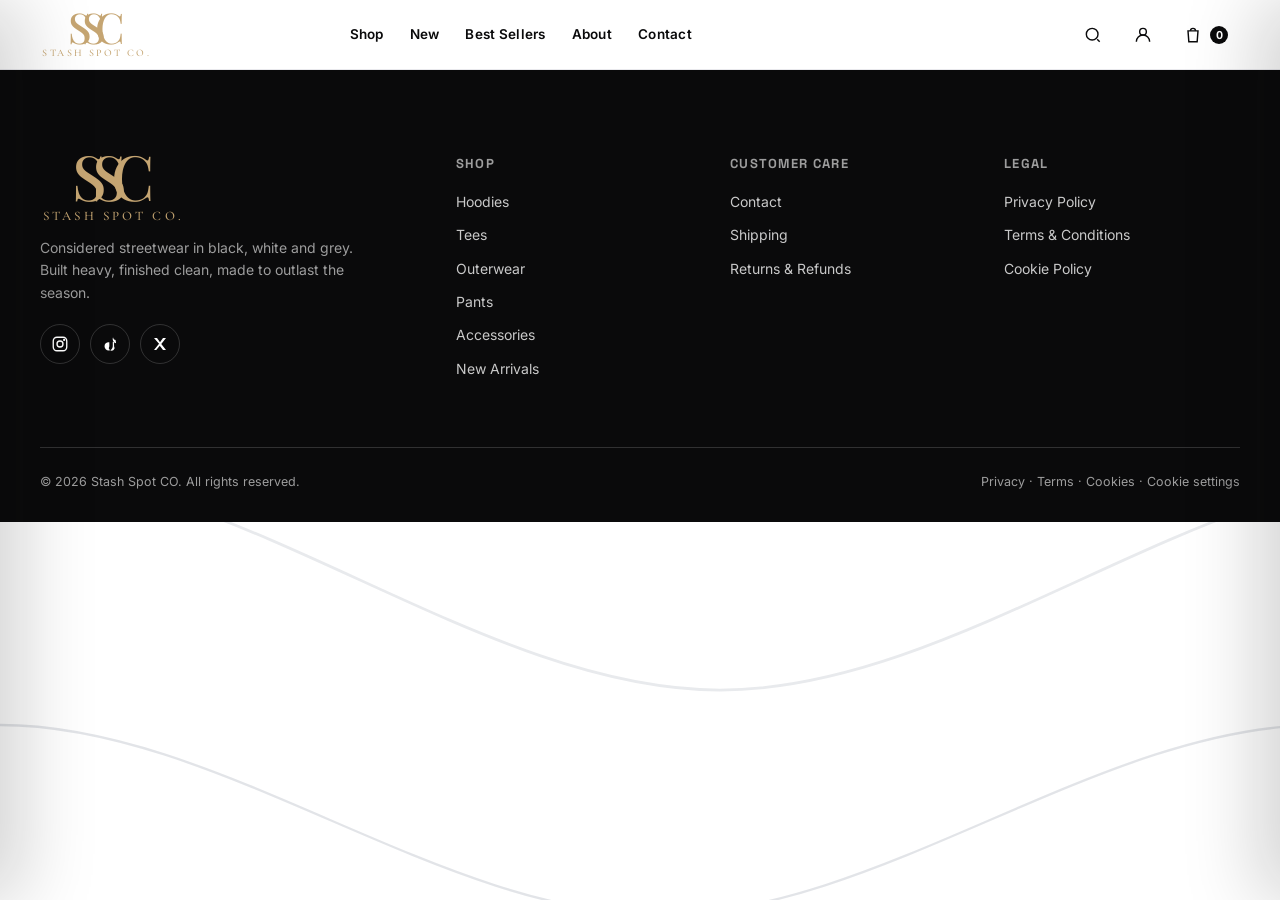
<file: account.html>
<!DOCTYPE html>
<html lang="en">
<head>
  <meta charset="UTF-8">
  <meta name="viewport" content="width=device-width, initial-scale=1">
  <title>Account — Stash Spot Co.</title>
  <meta name="description" content="Sign in to track orders and save favourites.">
  <link rel="preconnect" href="https://fonts.googleapis.com">
  <link rel="preconnect" href="https://fonts.gstatic.com" crossorigin>
  <link href="https://fonts.googleapis.com/css2?family=Inter:wght@400;500;600;700;800&family=Space+Grotesk:wght@500;600;700&display=swap" rel="stylesheet">
  <link rel="stylesheet" href="assets/styles.css">
  <noscript><style>body{opacity:1!important}</style></noscript>
</head>
<body data-page="account">
  <header id="site-header"></header>
  <main class="wrap">
    <div id="account-root"></div>
  </main>
  <footer id="site-footer"></footer>
  <script src="assets/app.js" defer></script>
</body>
</html>
</file>
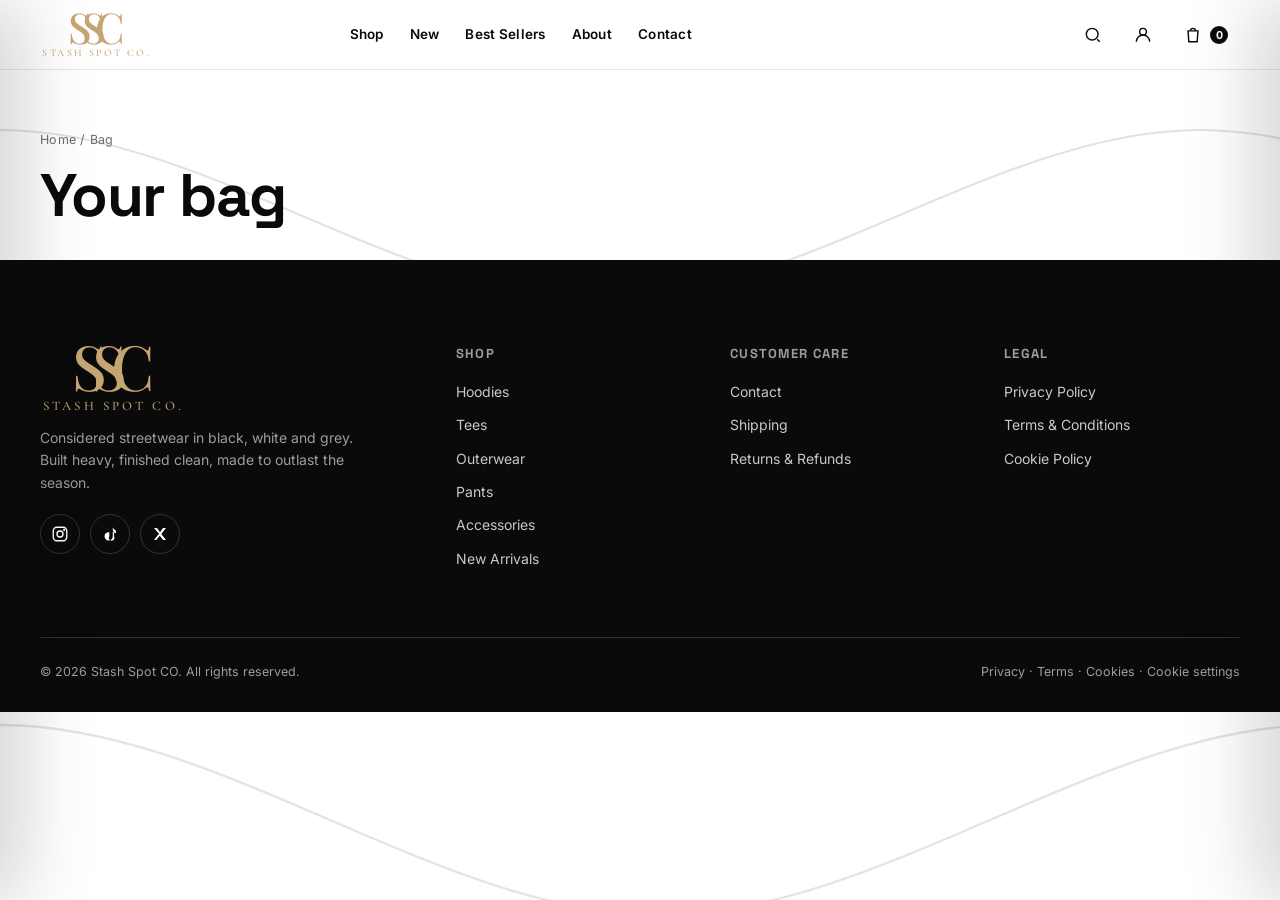
<file: cart.html>
<!DOCTYPE html>
<html lang="en">
<head>
  <meta charset="UTF-8">
  <meta name="viewport" content="width=device-width, initial-scale=1">
  <title>Your Bag — Stash Spot Co.</title>
  <meta name="description" content="Review your bag and check out securely.">
  <link rel="preconnect" href="https://fonts.googleapis.com">
  <link rel="preconnect" href="https://fonts.gstatic.com" crossorigin>
  <link href="https://fonts.googleapis.com/css2?family=Inter:wght@400;500;600;700;800&family=Space+Grotesk:wght@500;600;700&display=swap" rel="stylesheet">
  <link rel="stylesheet" href="assets/styles.css">
  <noscript><style>body{opacity:1!important}</style></noscript>
</head>
<body data-page="cart">
  <header id="site-header"></header>
  <main class="wrap">
    <div class="page-head" style="border-bottom:0">
      <nav class="breadcrumbs"><a href="index.html">Home</a> / Bag</nav>
      <h1>Your bag</h1>
    </div>
    <div id="cart-page"></div>
  </main>
  <footer id="site-footer"></footer>
  <script src="assets/app.js" defer></script>
</body>
</html>
</file>
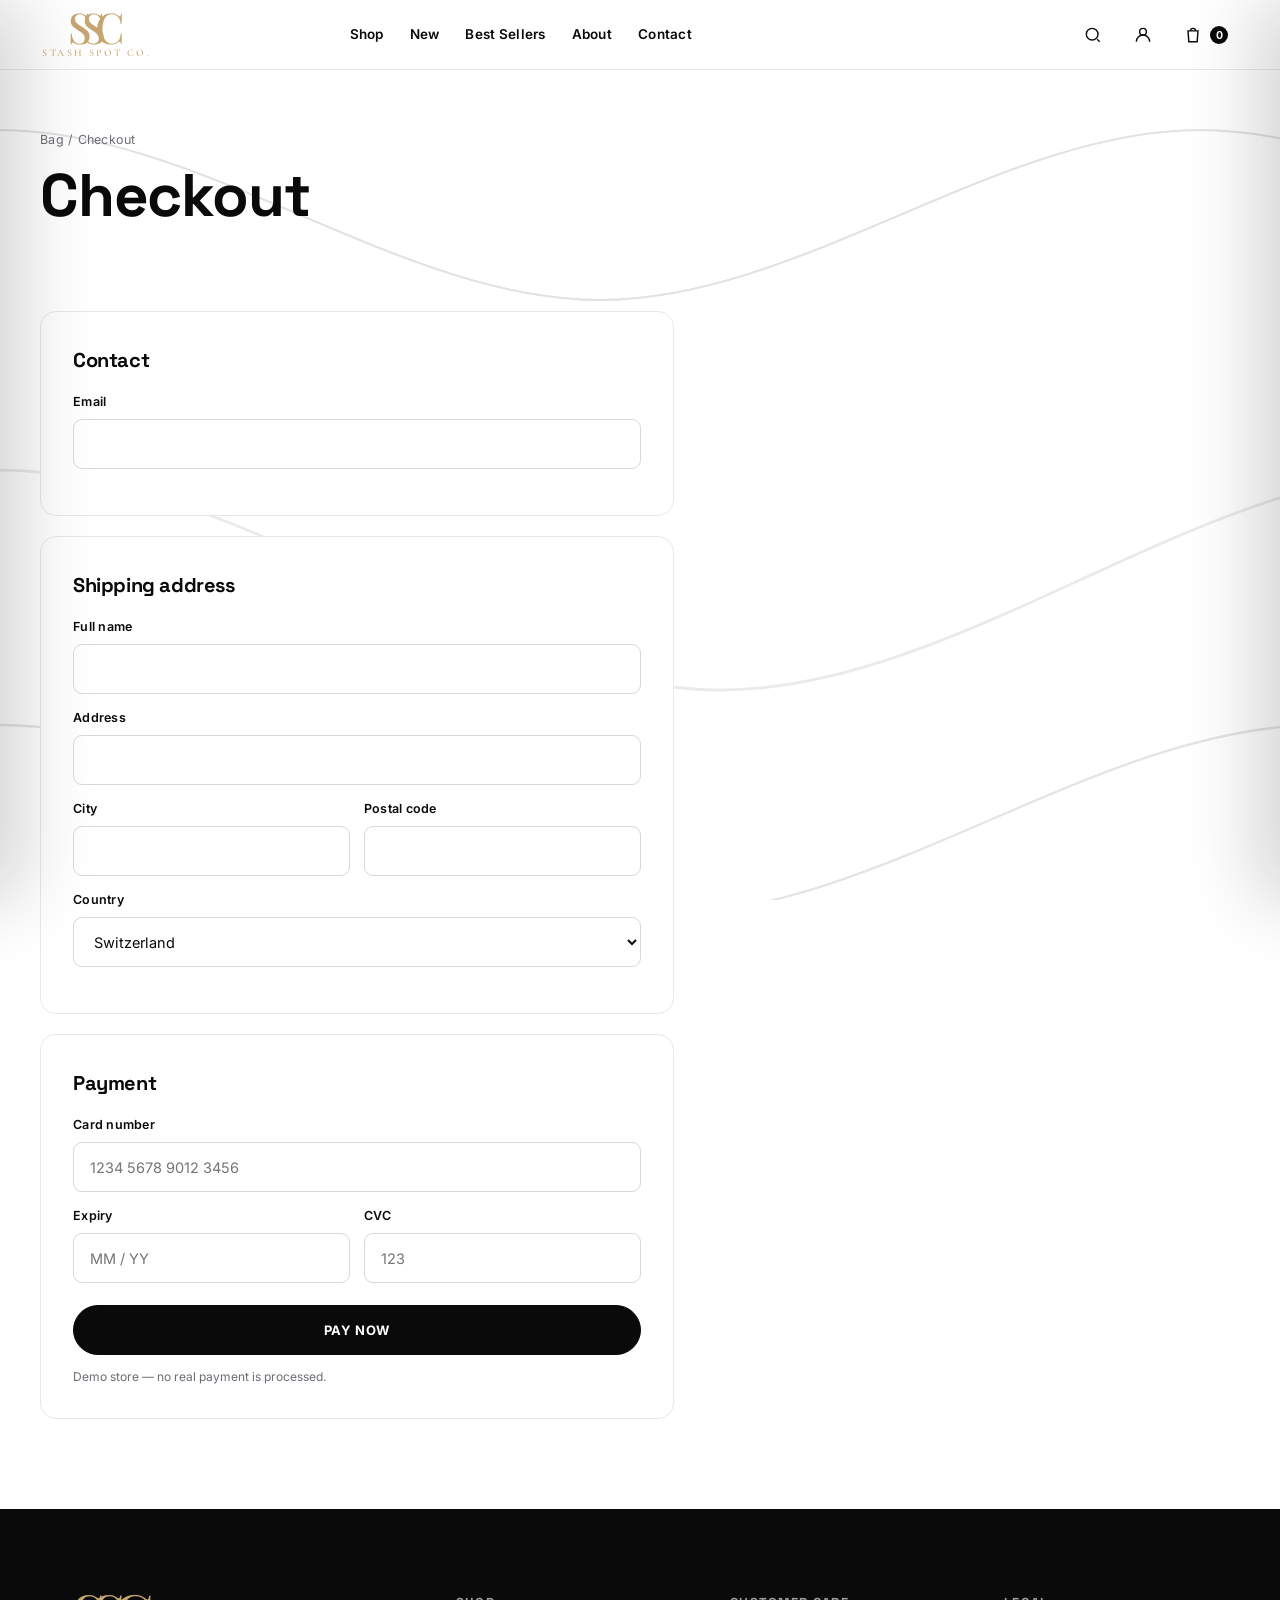
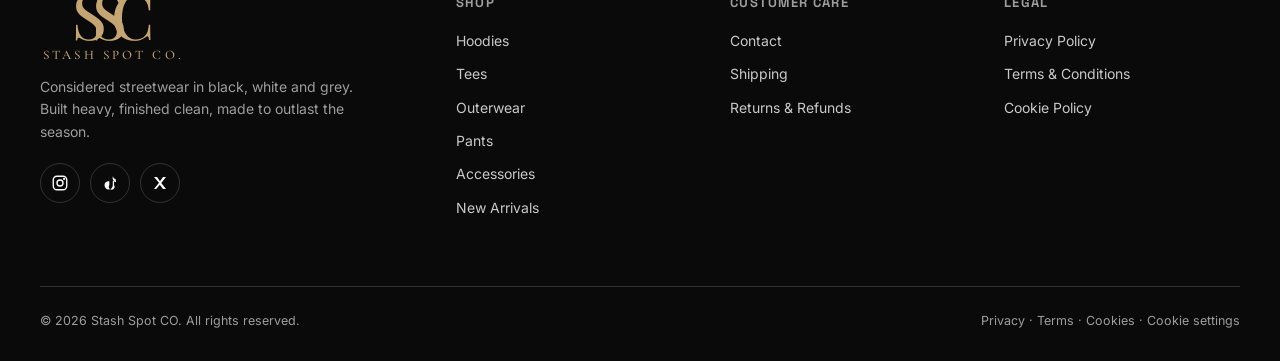
<file: checkout.html>
<!DOCTYPE html>
<html lang="en">
<head>
  <meta charset="UTF-8">
  <meta name="viewport" content="width=device-width, initial-scale=1">
  <title>Checkout — Stash Spot Co.</title>
  <meta name="description" content="Secure checkout.">
  <link rel="preconnect" href="https://fonts.googleapis.com">
  <link rel="preconnect" href="https://fonts.gstatic.com" crossorigin>
  <link href="https://fonts.googleapis.com/css2?family=Inter:wght@400;500;600;700;800&family=Space+Grotesk:wght@500;600;700&display=swap" rel="stylesheet">
  <link rel="stylesheet" href="assets/styles.css">
  <noscript><style>body{opacity:1!important}</style></noscript>
</head>
<body data-page="checkout">
  <header id="site-header"></header>
  <main class="wrap">
    <div class="page-head" style="border-bottom:0">
      <nav class="breadcrumbs"><a href="cart.html">Bag</a> / Checkout</nav>
      <h1>Checkout</h1>
    </div>

    <div class="checkout">
      <div>
        <form id="checkout-form">
          <div class="panel">
            <h2>Contact</h2>
            <div class="field"><label>Email</label><input type="email" autocomplete="email" required></div>
          </div>
          <div class="panel">
            <h2>Shipping address</h2>
            <div class="field"><label>Full name</label><input autocomplete="name" required></div>
            <div class="field"><label>Address</label><input autocomplete="street-address" required></div>
            <div class="field-row">
              <div class="field"><label>City</label><input autocomplete="address-level2" required></div>
              <div class="field"><label>Postal code</label><input autocomplete="postal-code" required></div>
            </div>
            <div class="field"><label>Country</label>
              <select>
                <option>Switzerland</option><option>Germany</option><option>Austria</option><option>France</option><option>Italy</option>
              </select>
            </div>
          </div>
          <div class="panel">
            <h2>Payment</h2>
            <div class="field"><label>Card number</label><input inputmode="numeric" placeholder="1234 5678 9012 3456" required></div>
            <div class="field-row">
              <div class="field"><label>Expiry</label><input placeholder="MM / YY" required></div>
              <div class="field"><label>CVC</label><input placeholder="123" required></div>
            </div>
            <button class="btn btn--block" type="submit" style="margin-top:8px">Pay now</button>
            <p class="news-note" style="color:var(--muted);margin-top:12px">Demo store — no real payment is processed.</p>
          </div>
        </form>
      </div>
      <div id="order-summary"></div>
    </div>
  </main>
  <footer id="site-footer"></footer>
  <script src="assets/app.js" defer></script>
</body>
</html>
</file>
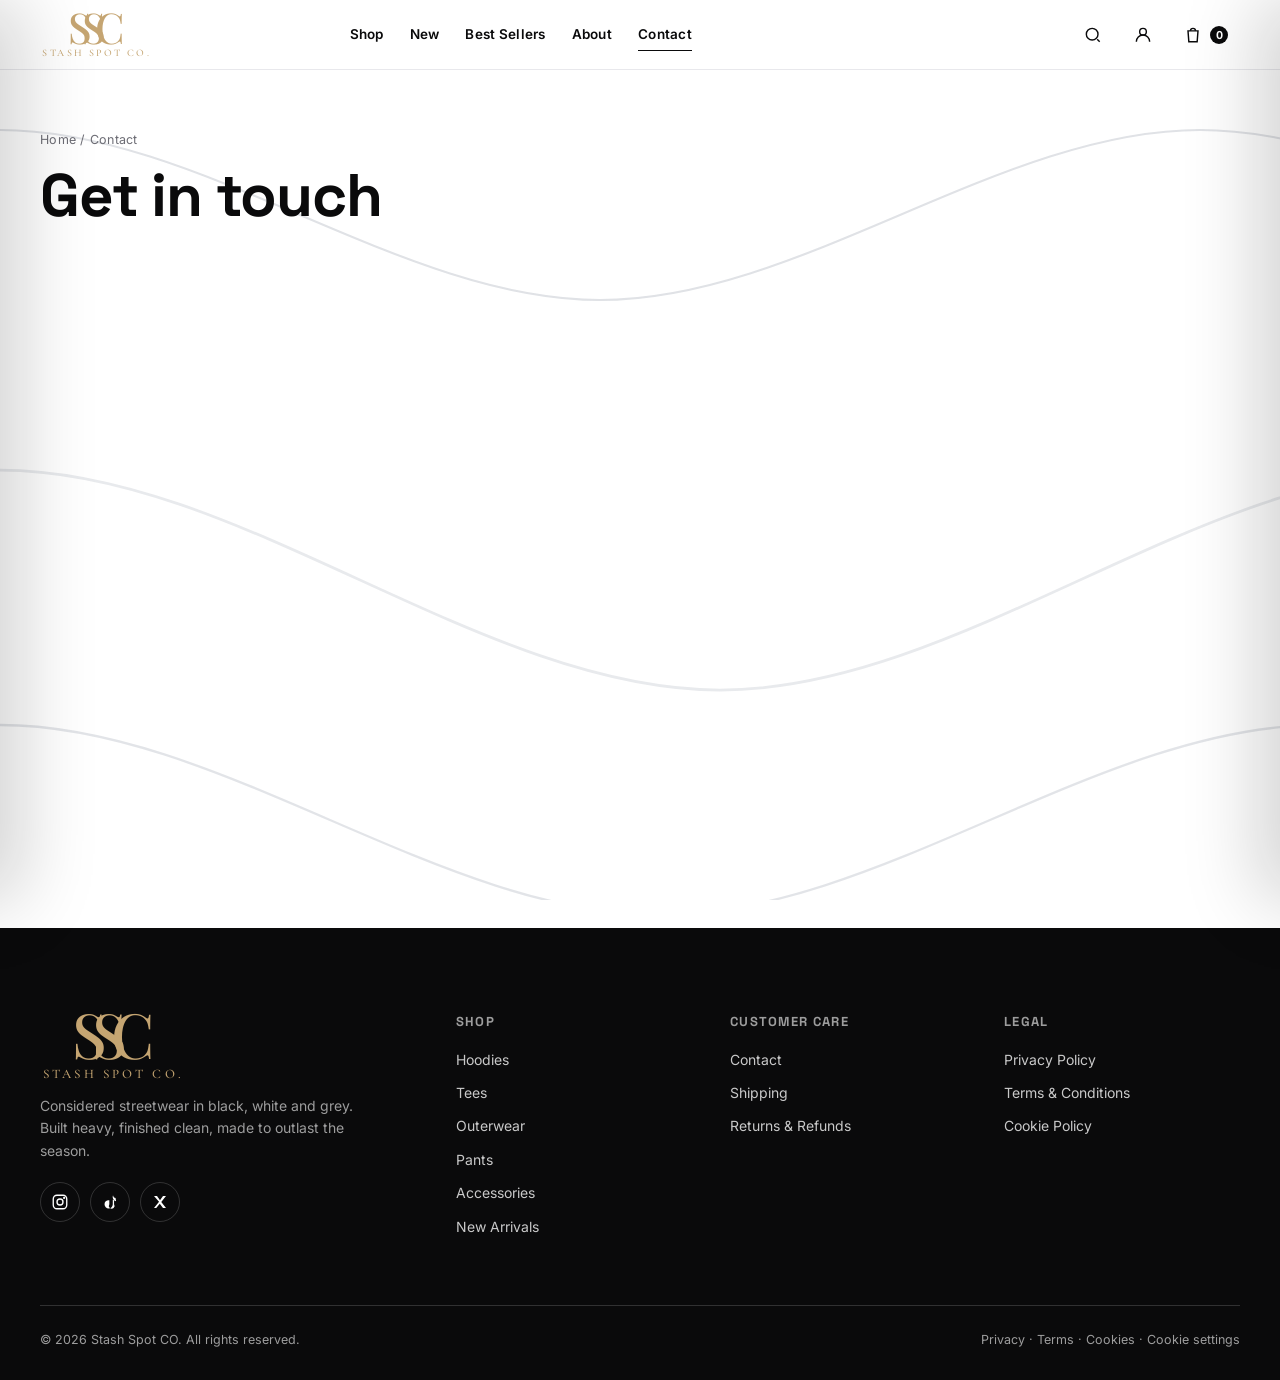
<file: contact.html>
<!DOCTYPE html>
<html lang="en">
<head>
  <meta charset="UTF-8">
  <meta name="viewport" content="width=device-width, initial-scale=1">
  <title>Contact — Stash Spot Co.</title>
  <meta name="description" content="Questions about sizing, an order or a return? Get in touch.">
  <link rel="preconnect" href="https://fonts.googleapis.com">
  <link rel="preconnect" href="https://fonts.gstatic.com" crossorigin>
  <link href="https://fonts.googleapis.com/css2?family=Inter:wght@400;500;600;700;800&family=Space+Grotesk:wght@500;600;700&display=swap" rel="stylesheet">
  <link rel="stylesheet" href="assets/styles.css">
  <noscript><style>body{opacity:1!important}</style></noscript>
</head>
<body data-page="contact">
  <header id="site-header"></header>

  <main class="wrap">
    <div class="page-head" style="border-bottom:0">
      <nav class="breadcrumbs"><a href="index.html">Home</a> / Contact</nav>
      <h1>Get in touch</h1>
    </div>

    <div class="contact">
      <div class="contact-info reveal">
        <h3>We’re here to help</h3>
        <p class="lede">Questions about sizing, an order or a return? Reach us and we’ll reply within one business day.</p>
        <ul class="contact-list">
          <li><div class="k">Email</div><div class="v">help.stashspotco@gmail.com</div></li>
          <li><div class="k">Studio</div><div class="v">Im Feldtal 5, 8408 Winterthur</div></li>
          <li><div class="k">Hours</div><div class="v">Mon–Fri · 09:00–18:00 CET</div></li>
          <li><div class="k">Social</div><div class="v">@stash_spotco</div></li>
        </ul>
      </div>

      <form id="contact-form" class="reveal" data-d="1">
        <div class="field"><label for="c-name">Name</label><input id="c-name" required></div>
        <div class="field"><label for="c-email">Email</label><input type="email" id="c-email" required></div>
        <div class="field"><label for="c-subject">Subject</label><input id="c-subject"></div>
        <div class="field"><label for="c-msg">Message</label><textarea id="c-msg" required></textarea></div>
        <button class="btn btn--block" type="submit">Send message</button>
        <div class="form-msg" id="contact-msg"></div>
      </form>
    </div>
  </main>

  <footer id="site-footer"></footer>
  <script src="assets/app.js" defer></script>
</body>
</html>
</file>
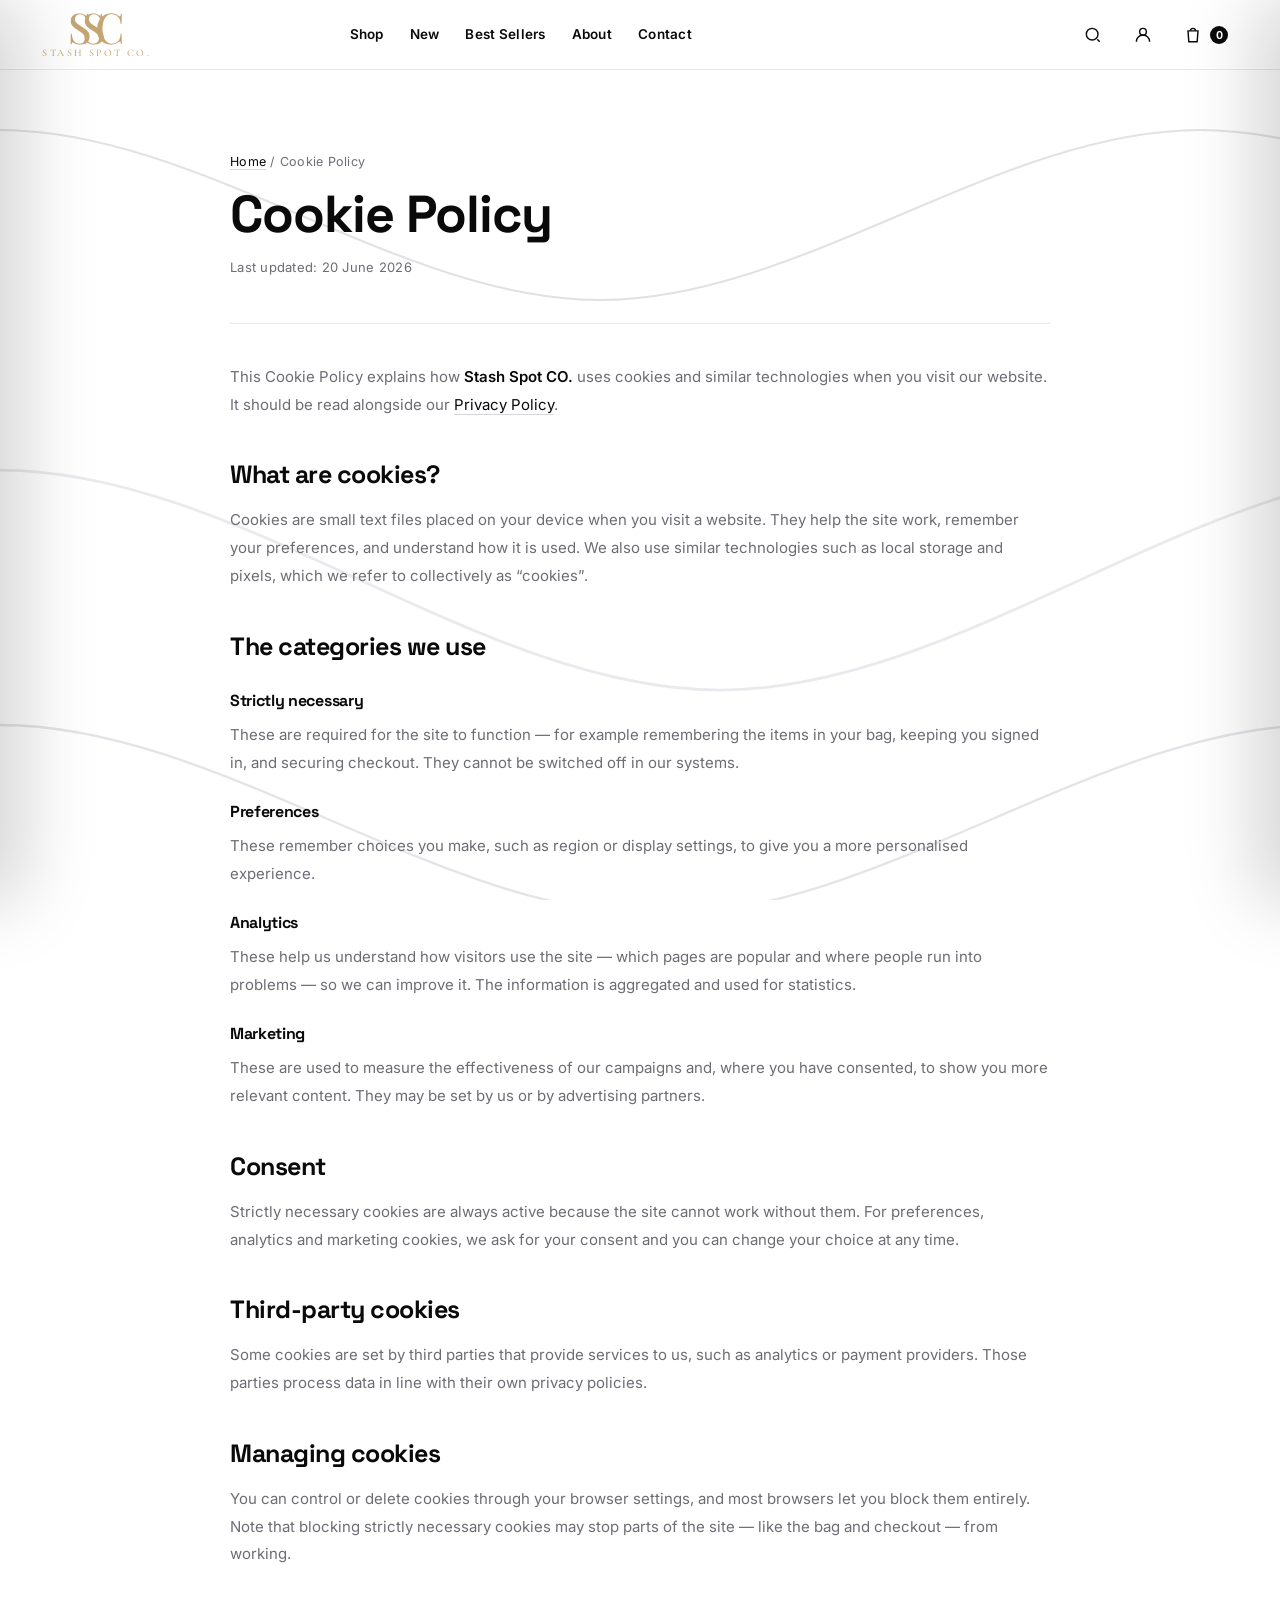
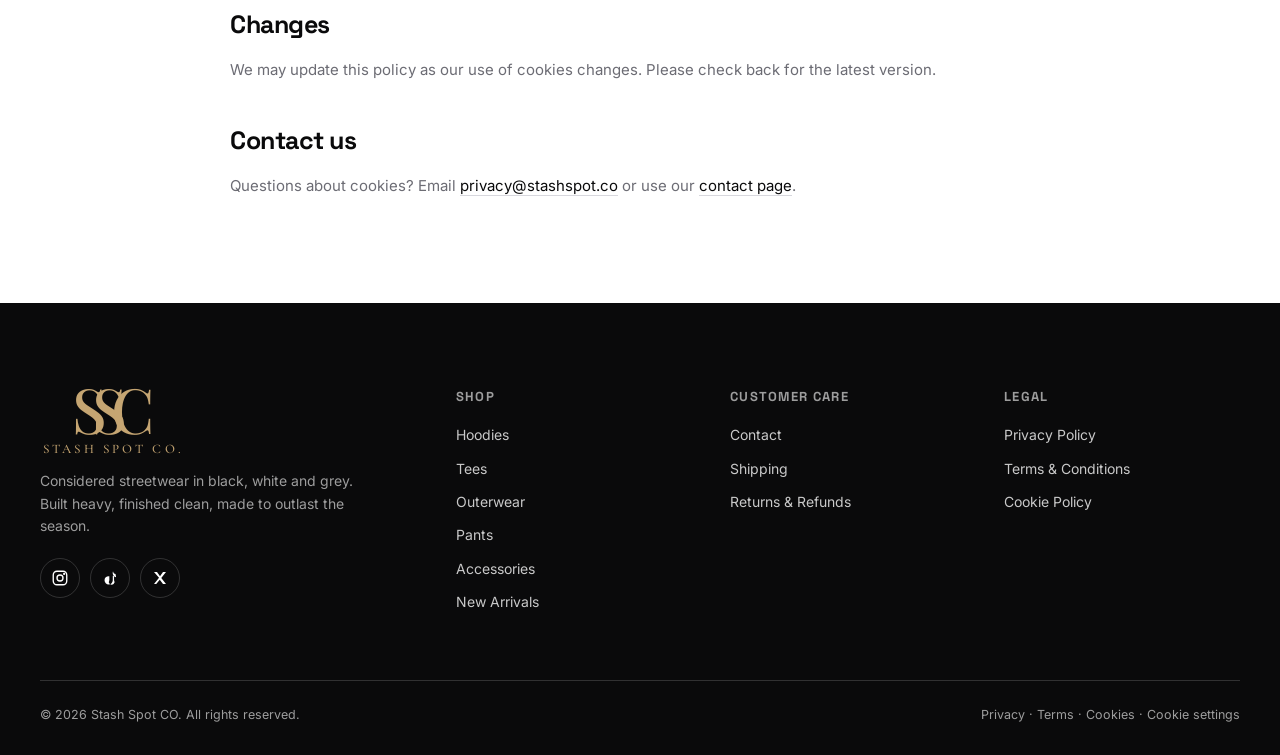
<file: cookies.html>
<!DOCTYPE html>
<html lang="en">
<head>
  <meta charset="UTF-8">
  <meta name="viewport" content="width=device-width, initial-scale=1">
  <title>Cookie Policy — Stash Spot CO.</title>
  <meta name="description" content="How and why Stash Spot CO. uses cookies and similar technologies.">
  <link rel="preconnect" href="https://fonts.googleapis.com">
  <link rel="preconnect" href="https://fonts.gstatic.com" crossorigin>
  <link href="https://fonts.googleapis.com/css2?family=Inter:wght@400;500;600;700;800&family=Space+Grotesk:wght@500;600;700&display=swap" rel="stylesheet">
  <link rel="stylesheet" href="assets/styles.css">
  <noscript><style>body{opacity:1!important}</style></noscript>
</head>
<body data-page="legal">
  <header id="site-header"></header>

  <main class="wrap">
    <div class="legal">
      <header class="legal-head">
        <nav class="breadcrumbs"><a href="index.html">Home</a> / Cookie Policy</nav>
        <h1>Cookie Policy</h1>
        <p class="updated">Last updated: 20 June 2026</p>
      </header>

      <p>This Cookie Policy explains how <strong>Stash Spot CO.</strong> uses cookies and similar technologies when you visit our website. It should be read alongside our <a href="privacy.html">Privacy Policy</a>.</p>

      <h2>What are cookies?</h2>
      <p>Cookies are small text files placed on your device when you visit a website. They help the site work, remember your preferences, and understand how it is used. We also use similar technologies such as local storage and pixels, which we refer to collectively as “cookies”.</p>

      <h2>The categories we use</h2>

      <h3>Strictly necessary</h3>
      <p>These are required for the site to function — for example remembering the items in your bag, keeping you signed in, and securing checkout. They cannot be switched off in our systems.</p>

      <h3>Preferences</h3>
      <p>These remember choices you make, such as region or display settings, to give you a more personalised experience.</p>

      <h3>Analytics</h3>
      <p>These help us understand how visitors use the site — which pages are popular and where people run into problems — so we can improve it. The information is aggregated and used for statistics.</p>

      <h3>Marketing</h3>
      <p>These are used to measure the effectiveness of our campaigns and, where you have consented, to show you more relevant content. They may be set by us or by advertising partners.</p>

      <h2>Consent</h2>
      <p>Strictly necessary cookies are always active because the site cannot work without them. For preferences, analytics and marketing cookies, we ask for your consent and you can change your choice at any time.</p>

      <h2>Third-party cookies</h2>
      <p>Some cookies are set by third parties that provide services to us, such as analytics or payment providers. Those parties process data in line with their own privacy policies.</p>

      <h2>Managing cookies</h2>
      <p>You can control or delete cookies through your browser settings, and most browsers let you block them entirely. Note that blocking strictly necessary cookies may stop parts of the site — like the bag and checkout — from working.</p>

      <h2>Changes</h2>
      <p>We may update this policy as our use of cookies changes. Please check back for the latest version.</p>

      <h2>Contact us</h2>
      <p>Questions about cookies? Email <a href="mailto:privacy@stashspot.co">privacy@stashspot.co</a> or use our <a href="contact.html">contact page</a>.</p>
    </div>
  </main>

  <footer id="site-footer"></footer>
  <script src="assets/app.js" defer></script>
</body>
</html>
</file>
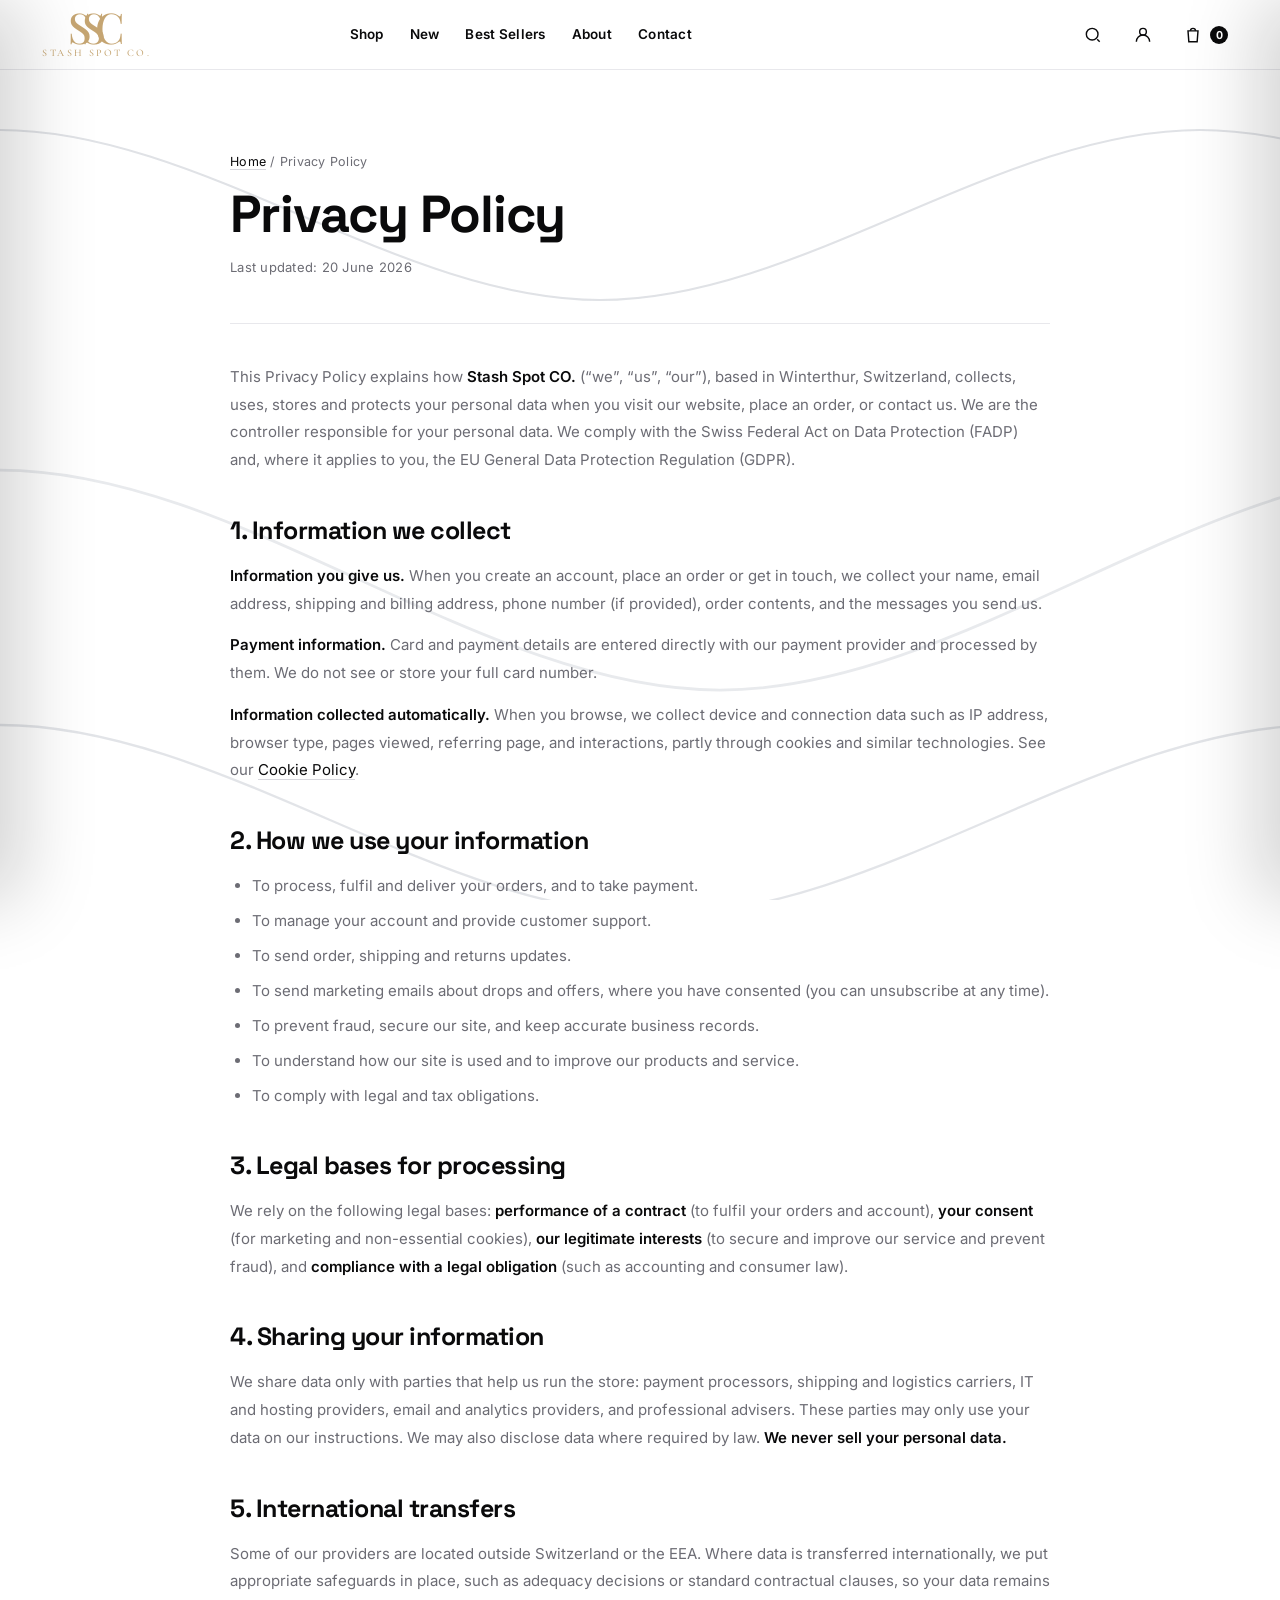
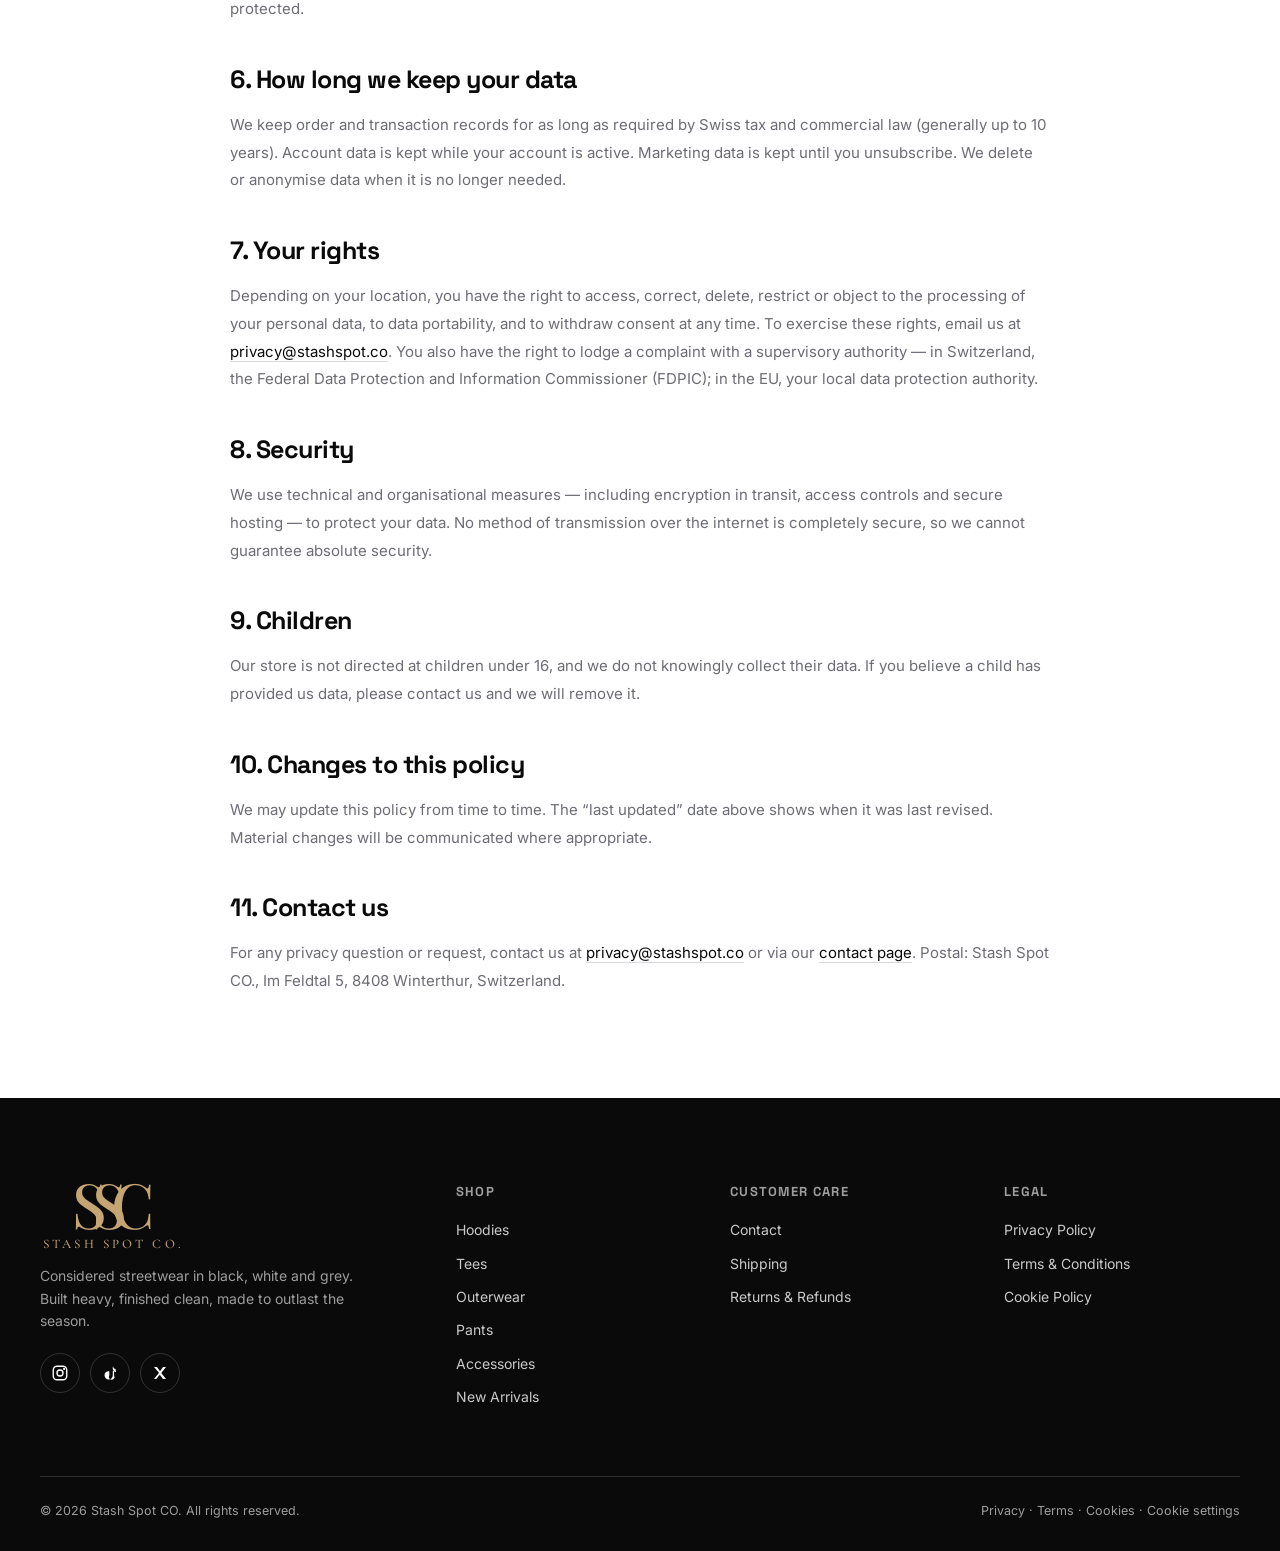
<file: privacy.html>
<!DOCTYPE html>
<html lang="en">
<head>
  <meta charset="UTF-8">
  <meta name="viewport" content="width=device-width, initial-scale=1">
  <title>Privacy Policy — Stash Spot CO.</title>
  <meta name="description" content="How Stash Spot CO. collects, uses and protects your personal data.">
  <link rel="preconnect" href="https://fonts.googleapis.com">
  <link rel="preconnect" href="https://fonts.gstatic.com" crossorigin>
  <link href="https://fonts.googleapis.com/css2?family=Inter:wght@400;500;600;700;800&family=Space+Grotesk:wght@500;600;700&display=swap" rel="stylesheet">
  <link rel="stylesheet" href="assets/styles.css">
  <noscript><style>body{opacity:1!important}</style></noscript>
</head>
<body data-page="legal">
  <header id="site-header"></header>

  <main class="wrap">
    <div class="legal">
      <header class="legal-head">
        <nav class="breadcrumbs"><a href="index.html">Home</a> / Privacy Policy</nav>
        <h1>Privacy Policy</h1>
        <p class="updated">Last updated: 20 June 2026</p>
      </header>

      <p>This Privacy Policy explains how <strong>Stash Spot CO.</strong> (“we”, “us”, “our”), based in Winterthur, Switzerland, collects, uses, stores and protects your personal data when you visit our website, place an order, or contact us. We are the controller responsible for your personal data. We comply with the Swiss Federal Act on Data Protection (FADP) and, where it applies to you, the EU General Data Protection Regulation (GDPR).</p>

      <h2>1. Information we collect</h2>
      <p><strong>Information you give us.</strong> When you create an account, place an order or get in touch, we collect your name, email address, shipping and billing address, phone number (if provided), order contents, and the messages you send us.</p>
      <p><strong>Payment information.</strong> Card and payment details are entered directly with our payment provider and processed by them. We do not see or store your full card number.</p>
      <p><strong>Information collected automatically.</strong> When you browse, we collect device and connection data such as IP address, browser type, pages viewed, referring page, and interactions, partly through cookies and similar technologies. See our <a href="cookies.html">Cookie Policy</a>.</p>

      <h2>2. How we use your information</h2>
      <ul>
        <li>To process, fulfil and deliver your orders, and to take payment.</li>
        <li>To manage your account and provide customer support.</li>
        <li>To send order, shipping and returns updates.</li>
        <li>To send marketing emails about drops and offers, where you have consented (you can unsubscribe at any time).</li>
        <li>To prevent fraud, secure our site, and keep accurate business records.</li>
        <li>To understand how our site is used and to improve our products and service.</li>
        <li>To comply with legal and tax obligations.</li>
      </ul>

      <h2>3. Legal bases for processing</h2>
      <p>We rely on the following legal bases: <strong>performance of a contract</strong> (to fulfil your orders and account), <strong>your consent</strong> (for marketing and non-essential cookies), <strong>our legitimate interests</strong> (to secure and improve our service and prevent fraud), and <strong>compliance with a legal obligation</strong> (such as accounting and consumer law).</p>

      <h2>4. Sharing your information</h2>
      <p>We share data only with parties that help us run the store: payment processors, shipping and logistics carriers, IT and hosting providers, email and analytics providers, and professional advisers. These parties may only use your data on our instructions. We may also disclose data where required by law. <strong>We never sell your personal data.</strong></p>

      <h2>5. International transfers</h2>
      <p>Some of our providers are located outside Switzerland or the EEA. Where data is transferred internationally, we put appropriate safeguards in place, such as adequacy decisions or standard contractual clauses, so your data remains protected.</p>

      <h2>6. How long we keep your data</h2>
      <p>We keep order and transaction records for as long as required by Swiss tax and commercial law (generally up to 10 years). Account data is kept while your account is active. Marketing data is kept until you unsubscribe. We delete or anonymise data when it is no longer needed.</p>

      <h2>7. Your rights</h2>
      <p>Depending on your location, you have the right to access, correct, delete, restrict or object to the processing of your personal data, to data portability, and to withdraw consent at any time. To exercise these rights, email us at <a href="mailto:privacy@stashspot.co">privacy@stashspot.co</a>. You also have the right to lodge a complaint with a supervisory authority — in Switzerland, the Federal Data Protection and Information Commissioner (FDPIC); in the EU, your local data protection authority.</p>

      <h2>8. Security</h2>
      <p>We use technical and organisational measures — including encryption in transit, access controls and secure hosting — to protect your data. No method of transmission over the internet is completely secure, so we cannot guarantee absolute security.</p>

      <h2>9. Children</h2>
      <p>Our store is not directed at children under 16, and we do not knowingly collect their data. If you believe a child has provided us data, please contact us and we will remove it.</p>

      <h2>10. Changes to this policy</h2>
      <p>We may update this policy from time to time. The “last updated” date above shows when it was last revised. Material changes will be communicated where appropriate.</p>

      <h2>11. Contact us</h2>
      <p>For any privacy question or request, contact us at <a href="mailto:privacy@stashspot.co">privacy@stashspot.co</a> or via our <a href="contact.html">contact page</a>. Postal: Stash Spot CO., Im Feldtal 5, 8408 Winterthur, Switzerland.</p>
    </div>
  </main>

  <footer id="site-footer"></footer>
  <script src="assets/app.js" defer></script>
</body>
</html>
</file>
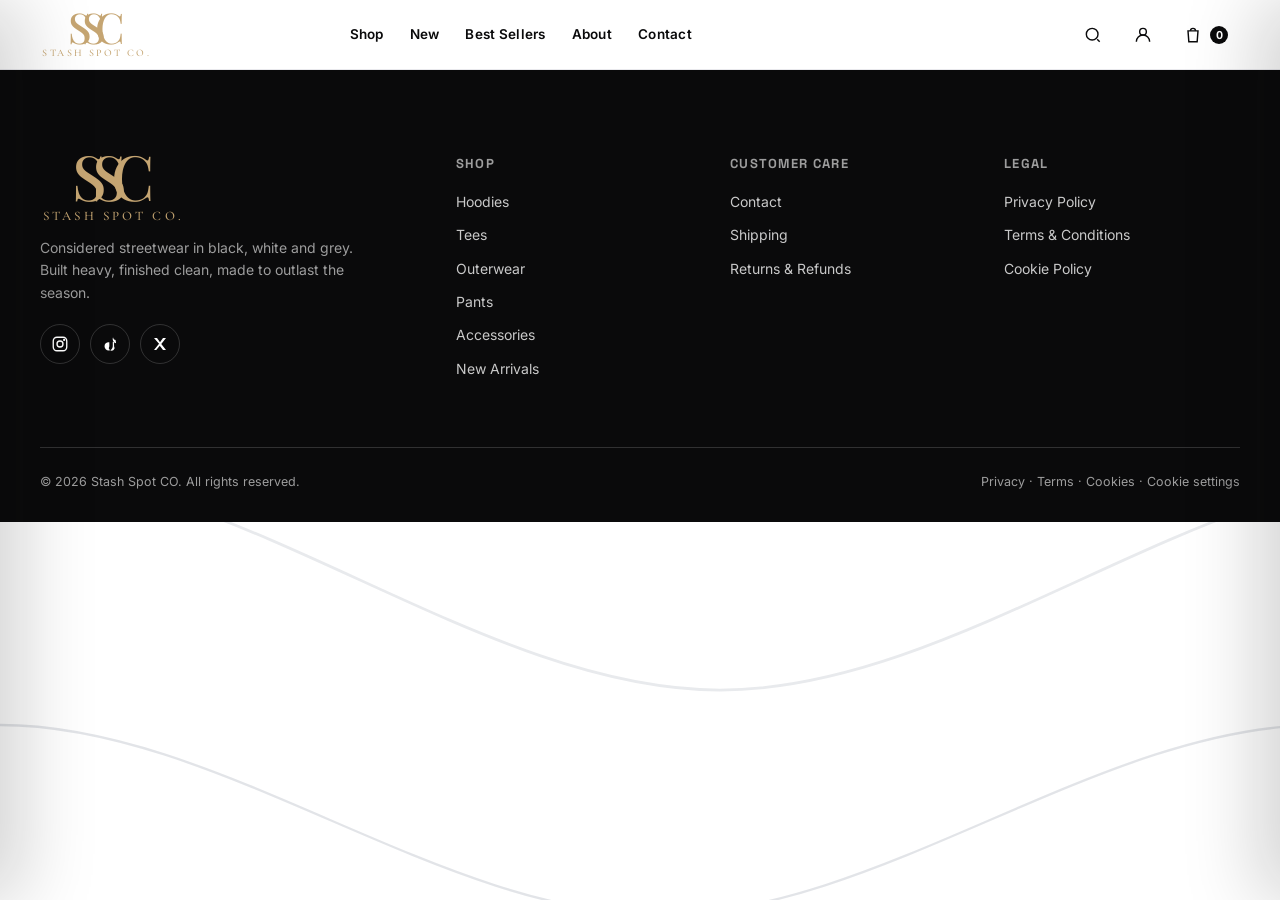
<file: product.html>
<!DOCTYPE html>
<html lang="en">
<head>
  <meta charset="UTF-8">
  <meta name="viewport" content="width=device-width, initial-scale=1">
  <title>Product — Stash Spot Co.</title>
  <meta name="description" content="Heavyweight streetwear, considered details. Choose your size and add to bag.">
  <link rel="preconnect" href="https://fonts.googleapis.com">
  <link rel="preconnect" href="https://fonts.gstatic.com" crossorigin>
  <link href="https://fonts.googleapis.com/css2?family=Inter:wght@400;500;600;700;800&family=Space+Grotesk:wght@500;600;700&display=swap" rel="stylesheet">
  <link rel="stylesheet" href="assets/styles.css">
  <noscript><style>body{opacity:1!important}</style></noscript>
</head>
<body data-page="product">
  <header id="site-header"></header>
  <main class="wrap">
    <div id="product-root"></div>
  </main>
  <footer id="site-footer"></footer>
  <script src="assets/app.js" defer></script>
</body>
</html>
</file>
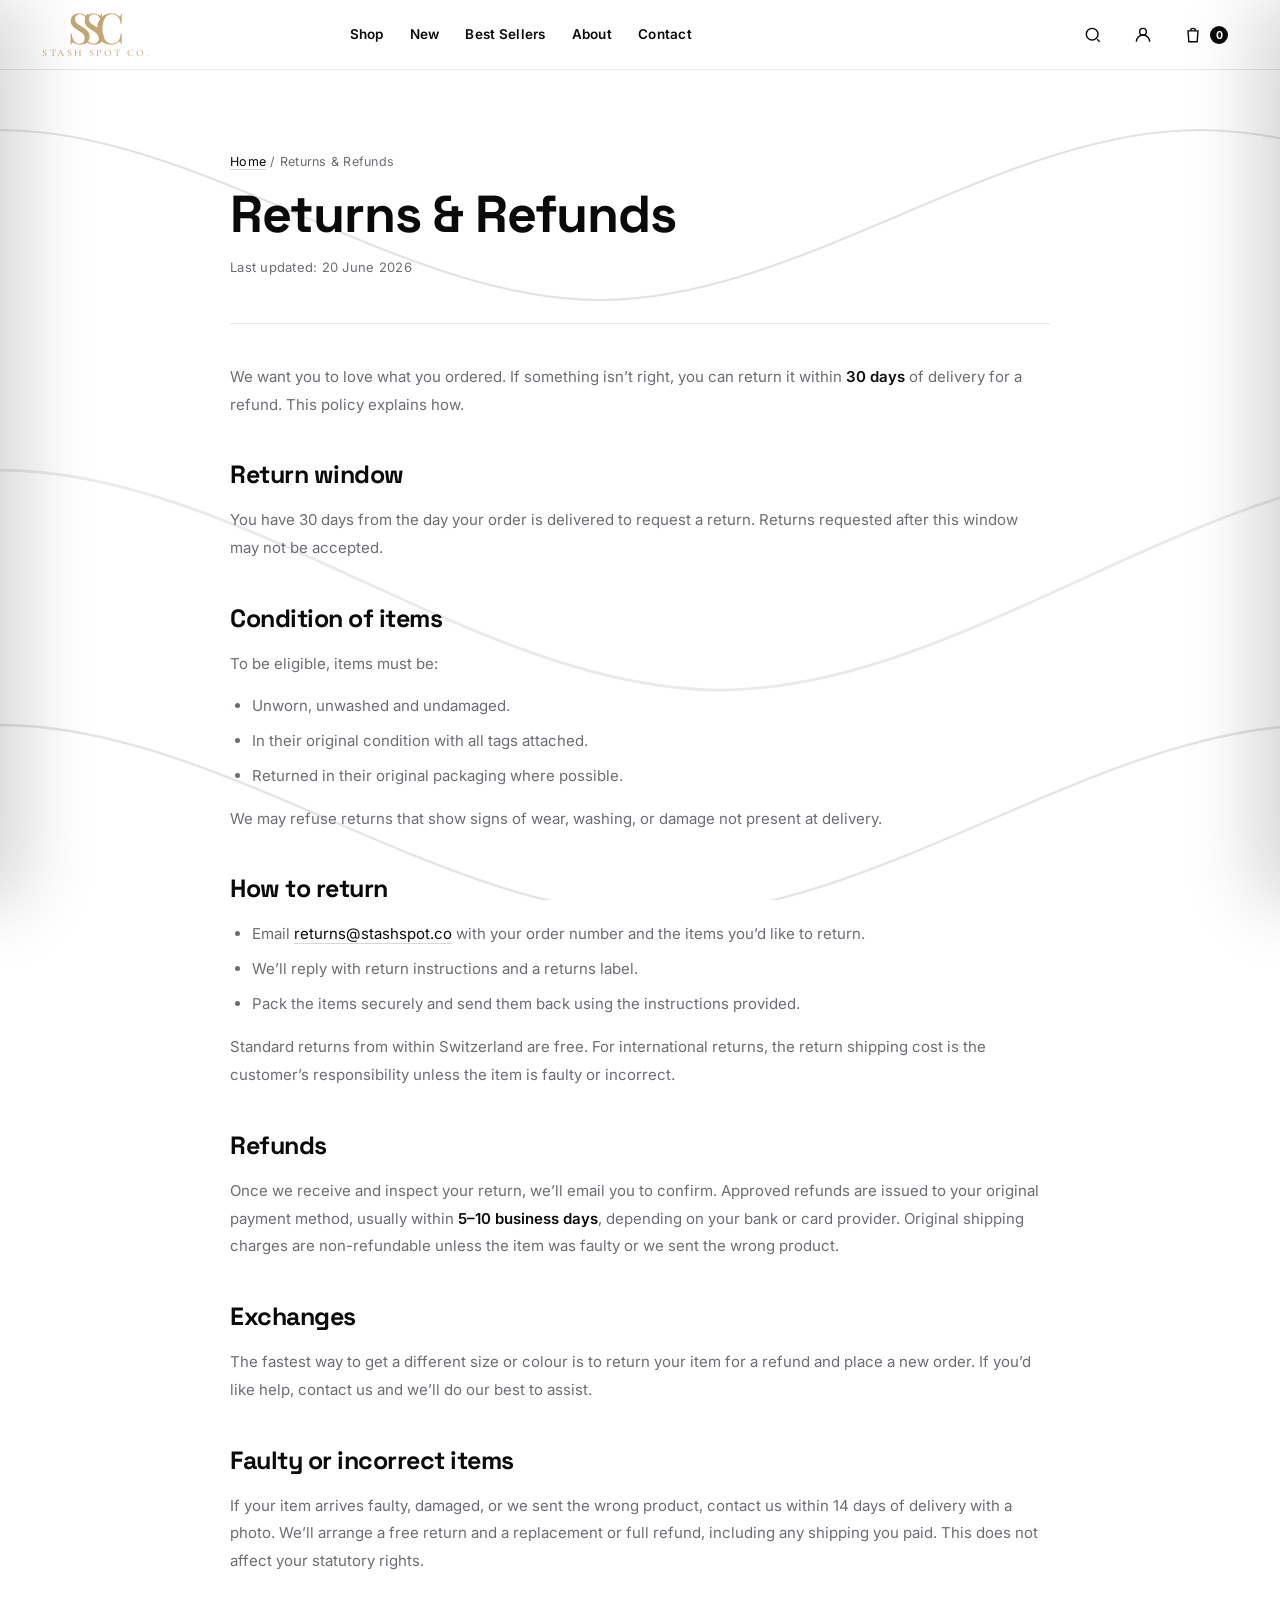
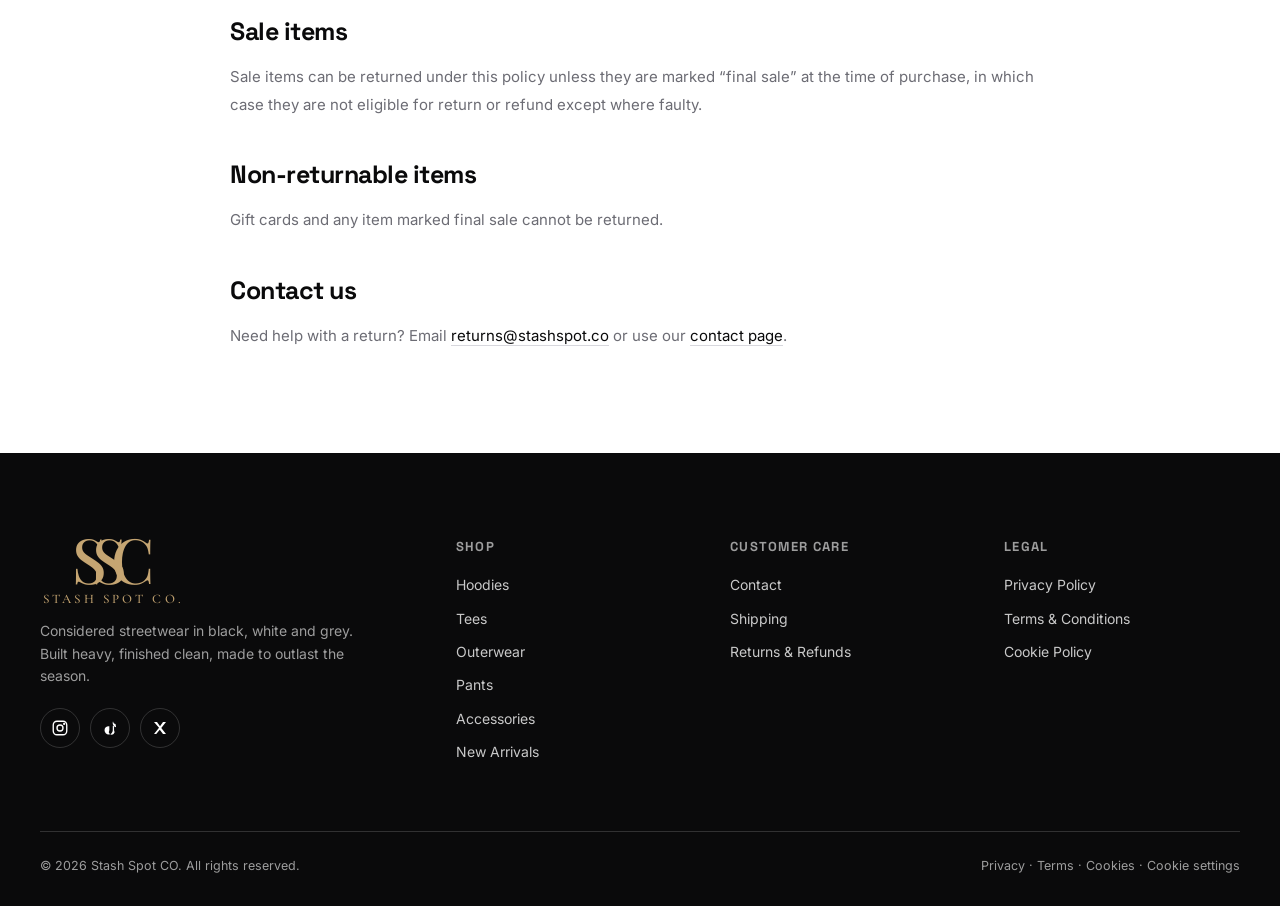
<file: returns.html>
<!DOCTYPE html>
<html lang="en">
<head>
  <meta charset="UTF-8">
  <meta name="viewport" content="width=device-width, initial-scale=1">
  <title>Returns &amp; Refunds — Stash Spot CO.</title>
  <meta name="description" content="Our 30-day returns and refunds policy.">
  <link rel="preconnect" href="https://fonts.googleapis.com">
  <link rel="preconnect" href="https://fonts.gstatic.com" crossorigin>
  <link href="https://fonts.googleapis.com/css2?family=Inter:wght@400;500;600;700;800&family=Space+Grotesk:wght@500;600;700&display=swap" rel="stylesheet">
  <link rel="stylesheet" href="assets/styles.css">
  <noscript><style>body{opacity:1!important}</style></noscript>
</head>
<body data-page="legal">
  <header id="site-header"></header>

  <main class="wrap">
    <div class="legal">
      <header class="legal-head">
        <nav class="breadcrumbs"><a href="index.html">Home</a> / Returns &amp; Refunds</nav>
        <h1>Returns &amp; Refunds</h1>
        <p class="updated">Last updated: 20 June 2026</p>
      </header>

      <p>We want you to love what you ordered. If something isn’t right, you can return it within <strong>30 days</strong> of delivery for a refund. This policy explains how.</p>

      <h2>Return window</h2>
      <p>You have 30 days from the day your order is delivered to request a return. Returns requested after this window may not be accepted.</p>

      <h2>Condition of items</h2>
      <p>To be eligible, items must be:</p>
      <ul>
        <li>Unworn, unwashed and undamaged.</li>
        <li>In their original condition with all tags attached.</li>
        <li>Returned in their original packaging where possible.</li>
      </ul>
      <p>We may refuse returns that show signs of wear, washing, or damage not present at delivery.</p>

      <h2>How to return</h2>
      <ul>
        <li>Email <a href="mailto:returns@stashspot.co">returns@stashspot.co</a> with your order number and the items you’d like to return.</li>
        <li>We’ll reply with return instructions and a returns label.</li>
        <li>Pack the items securely and send them back using the instructions provided.</li>
      </ul>
      <p>Standard returns from within Switzerland are free. For international returns, the return shipping cost is the customer’s responsibility unless the item is faulty or incorrect.</p>

      <h2>Refunds</h2>
      <p>Once we receive and inspect your return, we’ll email you to confirm. Approved refunds are issued to your original payment method, usually within <strong>5–10 business days</strong>, depending on your bank or card provider. Original shipping charges are non-refundable unless the item was faulty or we sent the wrong product.</p>

      <h2>Exchanges</h2>
      <p>The fastest way to get a different size or colour is to return your item for a refund and place a new order. If you’d like help, contact us and we’ll do our best to assist.</p>

      <h2>Faulty or incorrect items</h2>
      <p>If your item arrives faulty, damaged, or we sent the wrong product, contact us within 14 days of delivery with a photo. We’ll arrange a free return and a replacement or full refund, including any shipping you paid. This does not affect your statutory rights.</p>

      <h2>Sale items</h2>
      <p>Sale items can be returned under this policy unless they are marked “final sale” at the time of purchase, in which case they are not eligible for return or refund except where faulty.</p>

      <h2>Non-returnable items</h2>
      <p>Gift cards and any item marked final sale cannot be returned.</p>

      <h2>Contact us</h2>
      <p>Need help with a return? Email <a href="mailto:returns@stashspot.co">returns@stashspot.co</a> or use our <a href="contact.html">contact page</a>.</p>
    </div>
  </main>

  <footer id="site-footer"></footer>
  <script src="assets/app.js" defer></script>
</body>
</html>
</file>
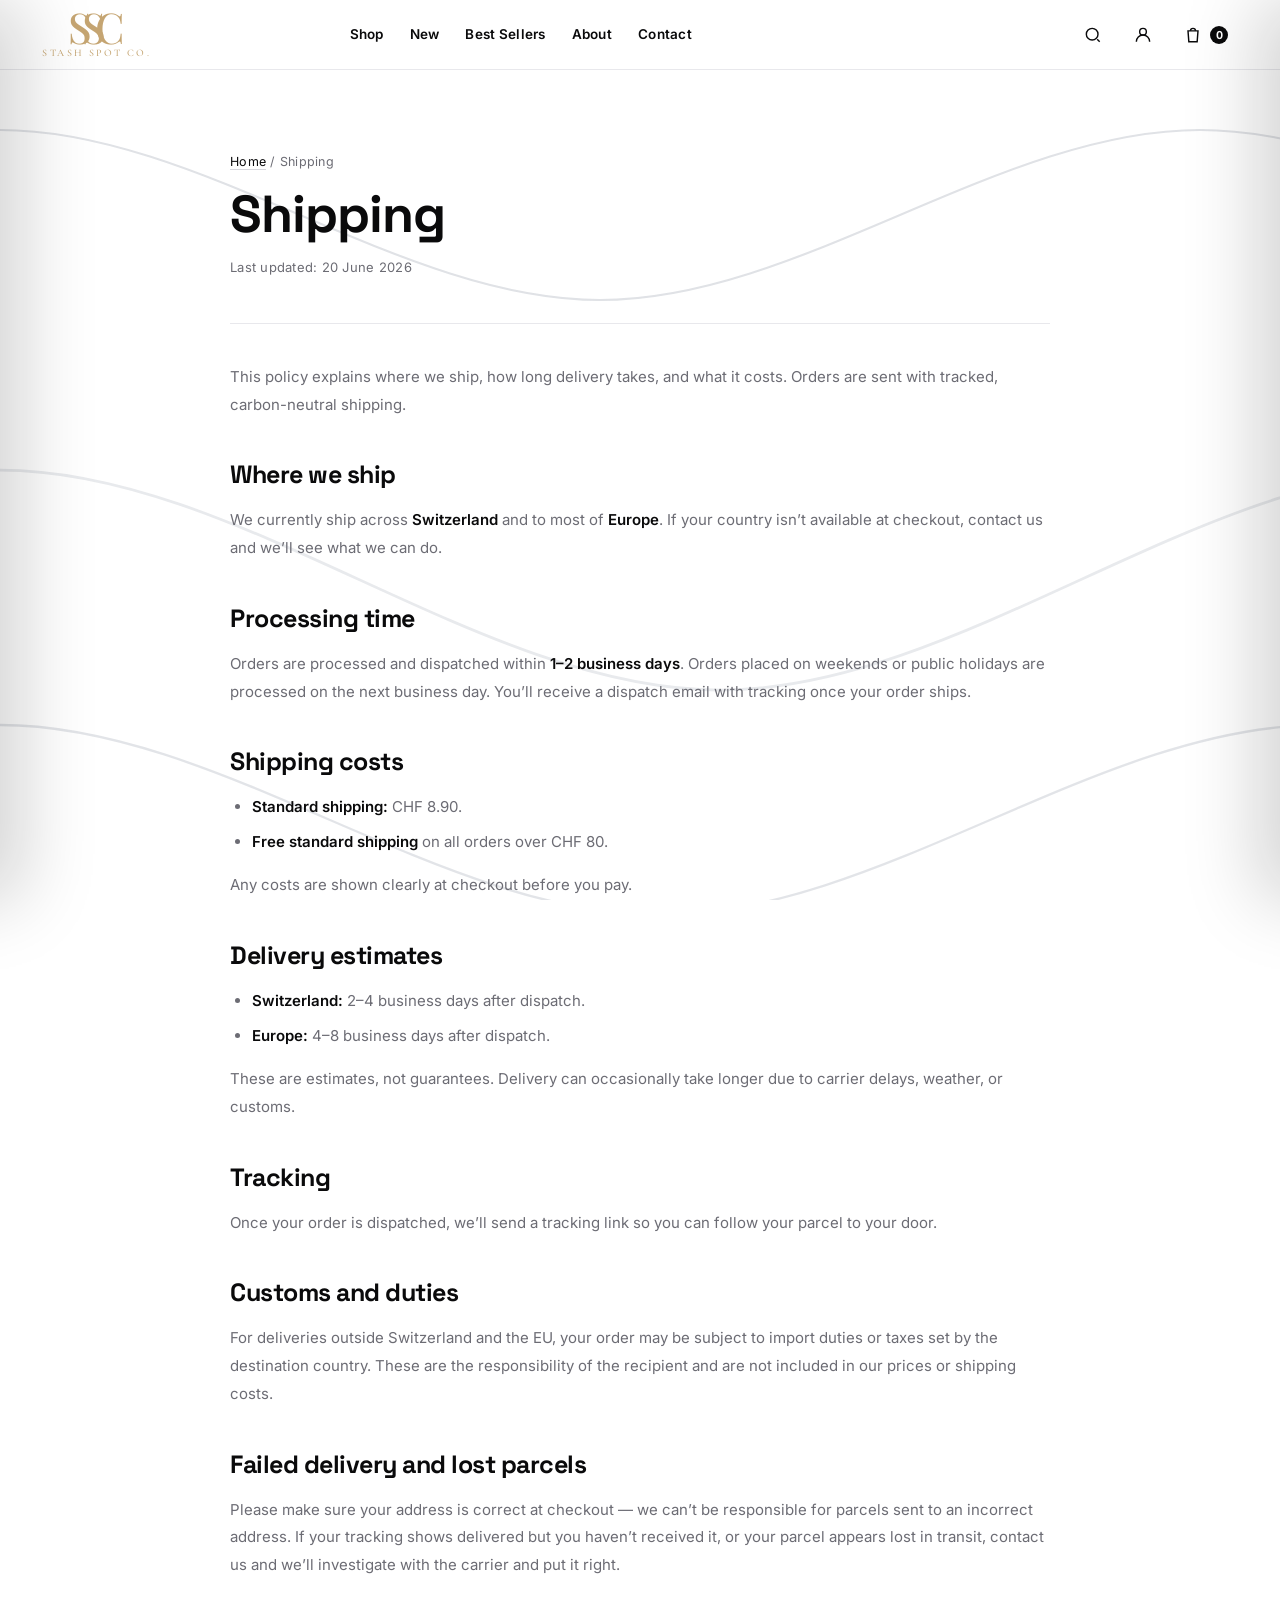
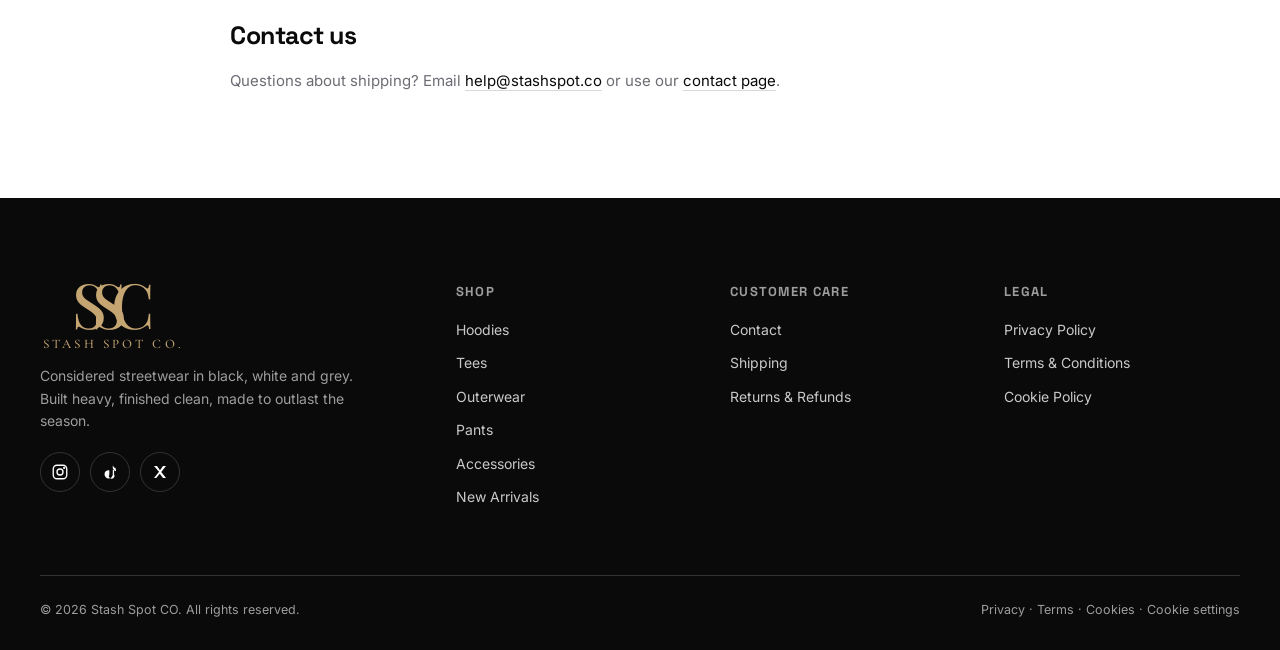
<file: shipping.html>
<!DOCTYPE html>
<html lang="en">
<head>
  <meta charset="UTF-8">
  <meta name="viewport" content="width=device-width, initial-scale=1">
  <title>Shipping — Stash Spot CO.</title>
  <meta name="description" content="Where we ship, how long it takes, and what it costs.">
  <link rel="preconnect" href="https://fonts.googleapis.com">
  <link rel="preconnect" href="https://fonts.gstatic.com" crossorigin>
  <link href="https://fonts.googleapis.com/css2?family=Inter:wght@400;500;600;700;800&family=Space+Grotesk:wght@500;600;700&display=swap" rel="stylesheet">
  <link rel="stylesheet" href="assets/styles.css">
  <noscript><style>body{opacity:1!important}</style></noscript>
</head>
<body data-page="legal">
  <header id="site-header"></header>

  <main class="wrap">
    <div class="legal">
      <header class="legal-head">
        <nav class="breadcrumbs"><a href="index.html">Home</a> / Shipping</nav>
        <h1>Shipping</h1>
        <p class="updated">Last updated: 20 June 2026</p>
      </header>

      <p>This policy explains where we ship, how long delivery takes, and what it costs. Orders are sent with tracked, carbon-neutral shipping.</p>

      <h2>Where we ship</h2>
      <p>We currently ship across <strong>Switzerland</strong> and to most of <strong>Europe</strong>. If your country isn’t available at checkout, contact us and we’ll see what we can do.</p>

      <h2>Processing time</h2>
      <p>Orders are processed and dispatched within <strong>1–2 business days</strong>. Orders placed on weekends or public holidays are processed on the next business day. You’ll receive a dispatch email with tracking once your order ships.</p>

      <h2>Shipping costs</h2>
      <ul>
        <li><strong>Standard shipping:</strong> CHF 8.90.</li>
        <li><strong>Free standard shipping</strong> on all orders over CHF 80.</li>
      </ul>
      <p>Any costs are shown clearly at checkout before you pay.</p>

      <h2>Delivery estimates</h2>
      <ul>
        <li><strong>Switzerland:</strong> 2–4 business days after dispatch.</li>
        <li><strong>Europe:</strong> 4–8 business days after dispatch.</li>
      </ul>
      <p>These are estimates, not guarantees. Delivery can occasionally take longer due to carrier delays, weather, or customs.</p>

      <h2>Tracking</h2>
      <p>Once your order is dispatched, we’ll send a tracking link so you can follow your parcel to your door.</p>

      <h2>Customs and duties</h2>
      <p>For deliveries outside Switzerland and the EU, your order may be subject to import duties or taxes set by the destination country. These are the responsibility of the recipient and are not included in our prices or shipping costs.</p>

      <h2>Failed delivery and lost parcels</h2>
      <p>Please make sure your address is correct at checkout — we can’t be responsible for parcels sent to an incorrect address. If your tracking shows delivered but you haven’t received it, or your parcel appears lost in transit, contact us and we’ll investigate with the carrier and put it right.</p>

      <h2>Contact us</h2>
      <p>Questions about shipping? Email <a href="mailto:help@stashspot.co">help@stashspot.co</a> or use our <a href="contact.html">contact page</a>.</p>
    </div>
  </main>

  <footer id="site-footer"></footer>
  <script src="assets/app.js" defer></script>
</body>
</html>
</file>
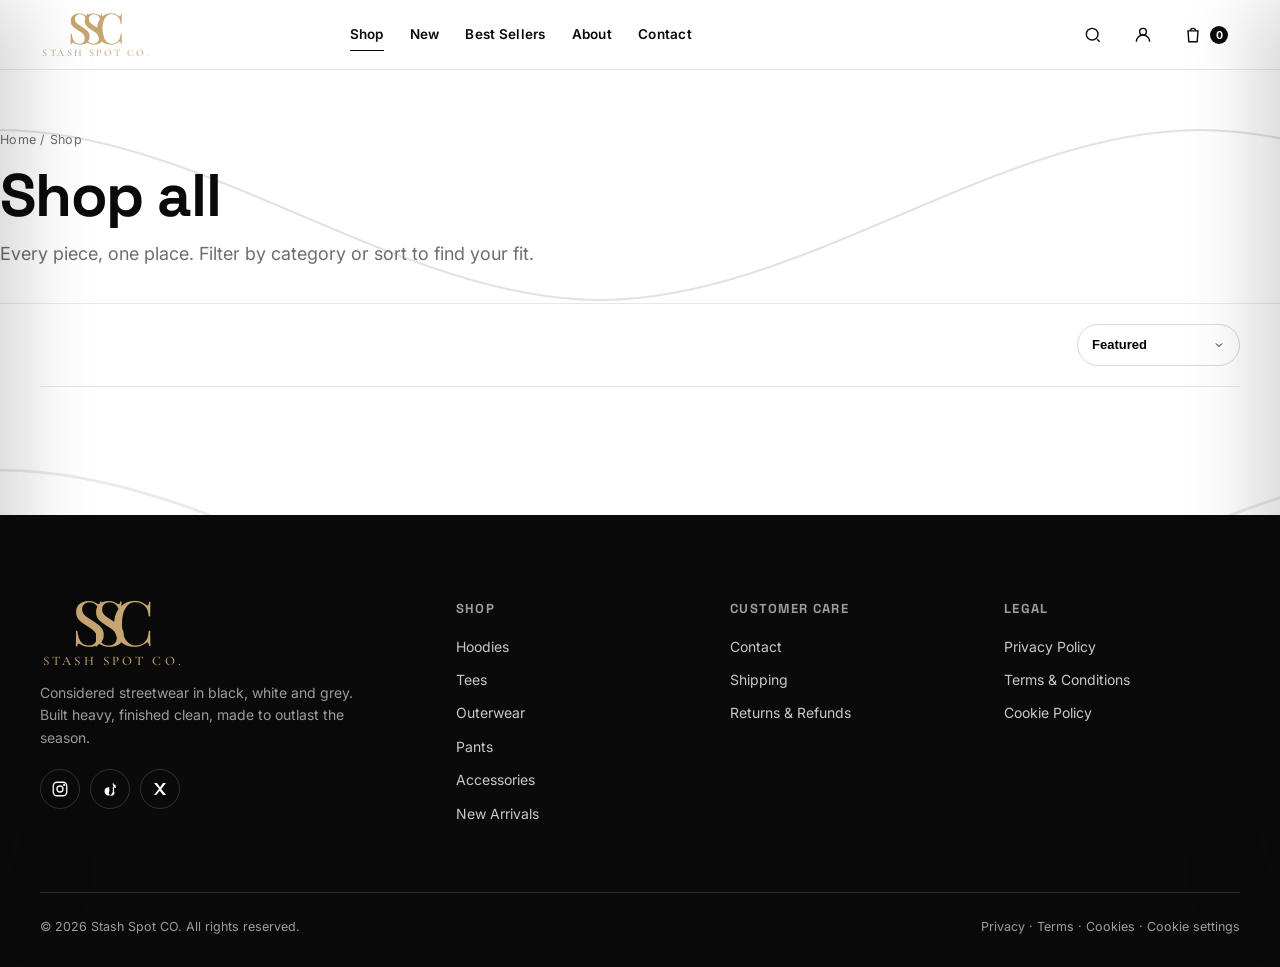
<file: shop.html>
<!DOCTYPE html>
<html lang="en">
<head>
  <meta charset="UTF-8">
  <meta name="viewport" content="width=device-width, initial-scale=1">
  <title>Shop — Stash Spot Co.</title>
  <meta name="description" content="Shop hoodies, tees, outerwear, pants and accessories. Monochrome streetwear, built to last.">
  <link rel="preconnect" href="https://fonts.googleapis.com">
  <link rel="preconnect" href="https://fonts.gstatic.com" crossorigin>
  <link href="https://fonts.googleapis.com/css2?family=Inter:wght@400;500;600;700;800&family=Space+Grotesk:wght@500;600;700&display=swap" rel="stylesheet">
  <link rel="stylesheet" href="assets/styles.css">
  <noscript><style>body{opacity:1!important}</style></noscript>
</head>
<body data-page="shop">
  <header id="site-header"></header>

  <main>
    <section class="page-head wrap">
      <nav class="breadcrumbs"><a href="index.html">Home</a> / Shop</nav>
      <h1 id="shop-title">Shop all</h1>
      <p class="lede">Every piece, one place. Filter by category or sort to find your fit.</p>
    </section>

    <div class="wrap">
      <div class="toolbar">
        <div class="filters" id="shop-filters"></div>
        <div style="display:flex;align-items:center;gap:14px">
          <span class="shop-count" id="shop-count"></span>
          <select class="select" id="shop-sort" aria-label="Sort products">
            <option value="featured">Featured</option>
            <option value="new">Newest</option>
            <option value="low">Price: low to high</option>
            <option value="high">Price: high to low</option>
            <option value="name">Alphabetical</option>
          </select>
        </div>
      </div>
      <div class="grid shop-grid" id="shop-grid"></div>
    </div>
  </main>

  <footer id="site-footer"></footer>
  <script src="assets/app.js" defer></script>
</body>
</html>
</file>
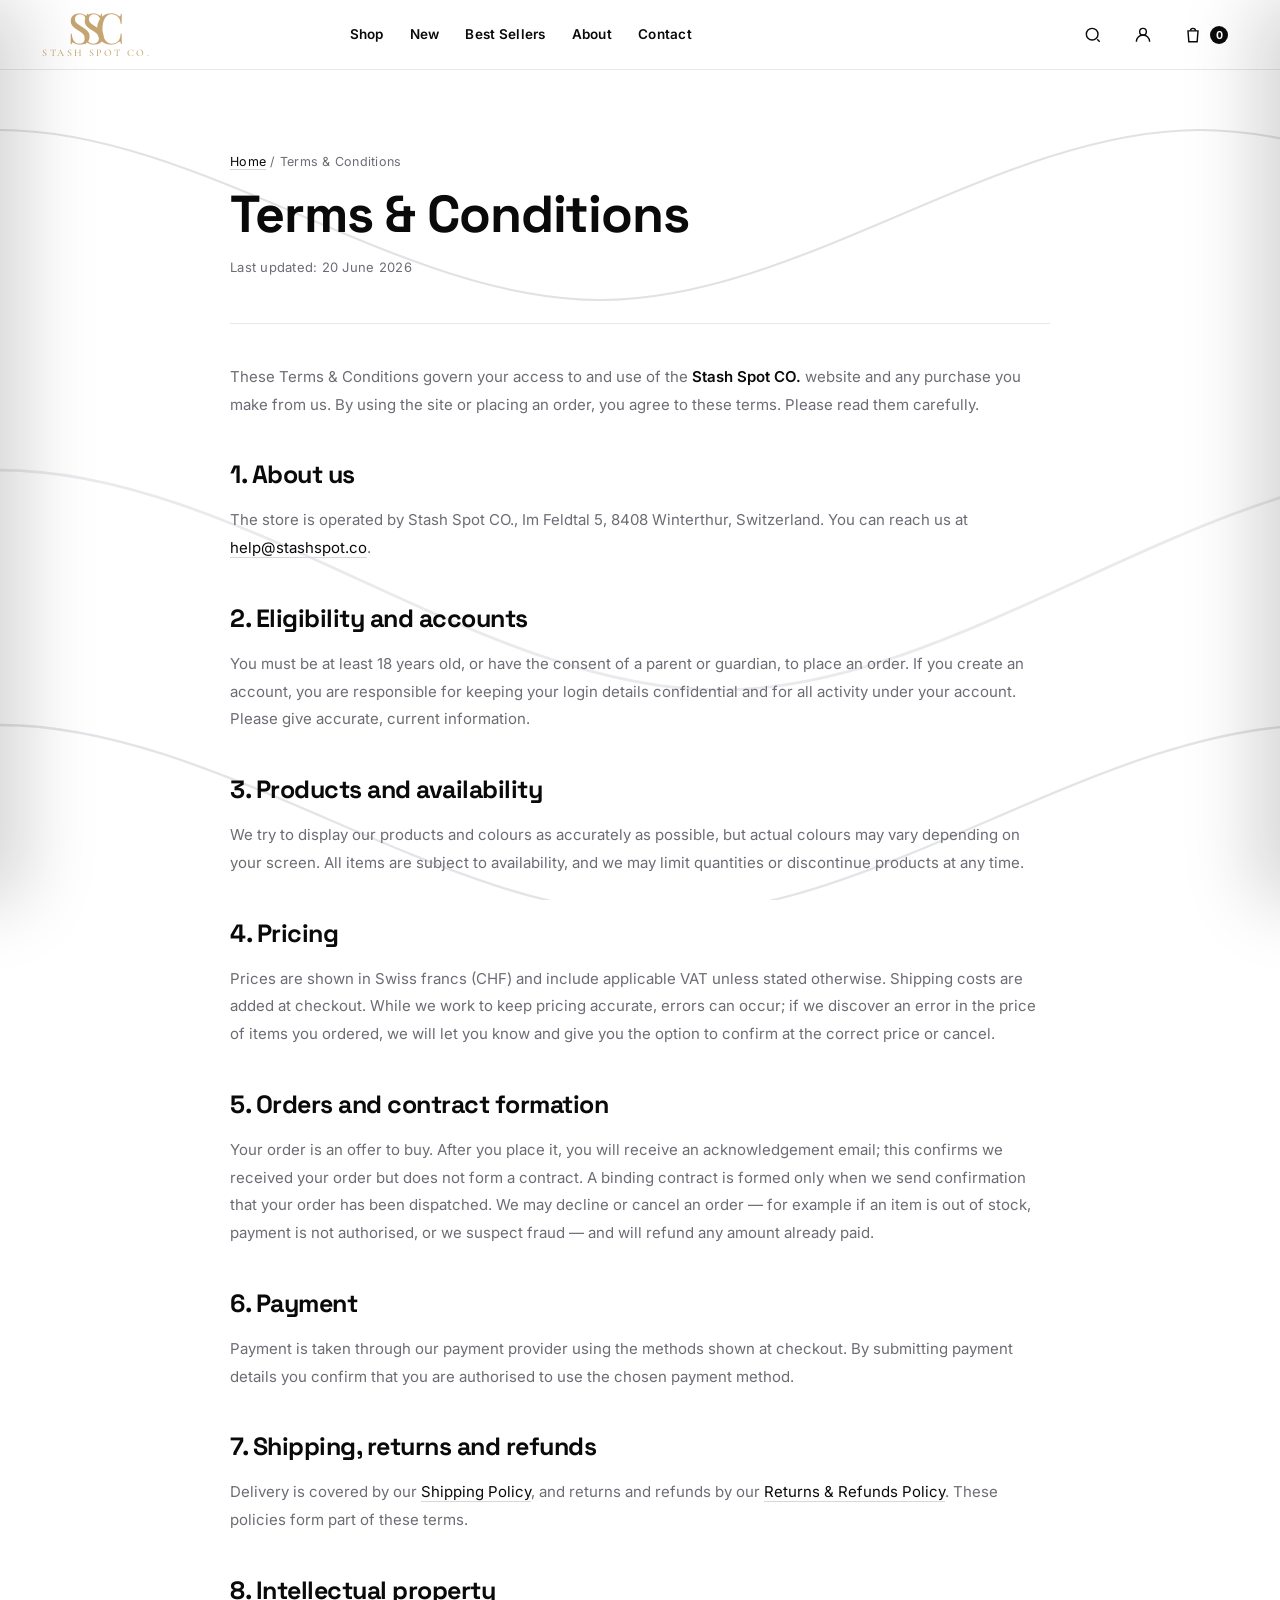
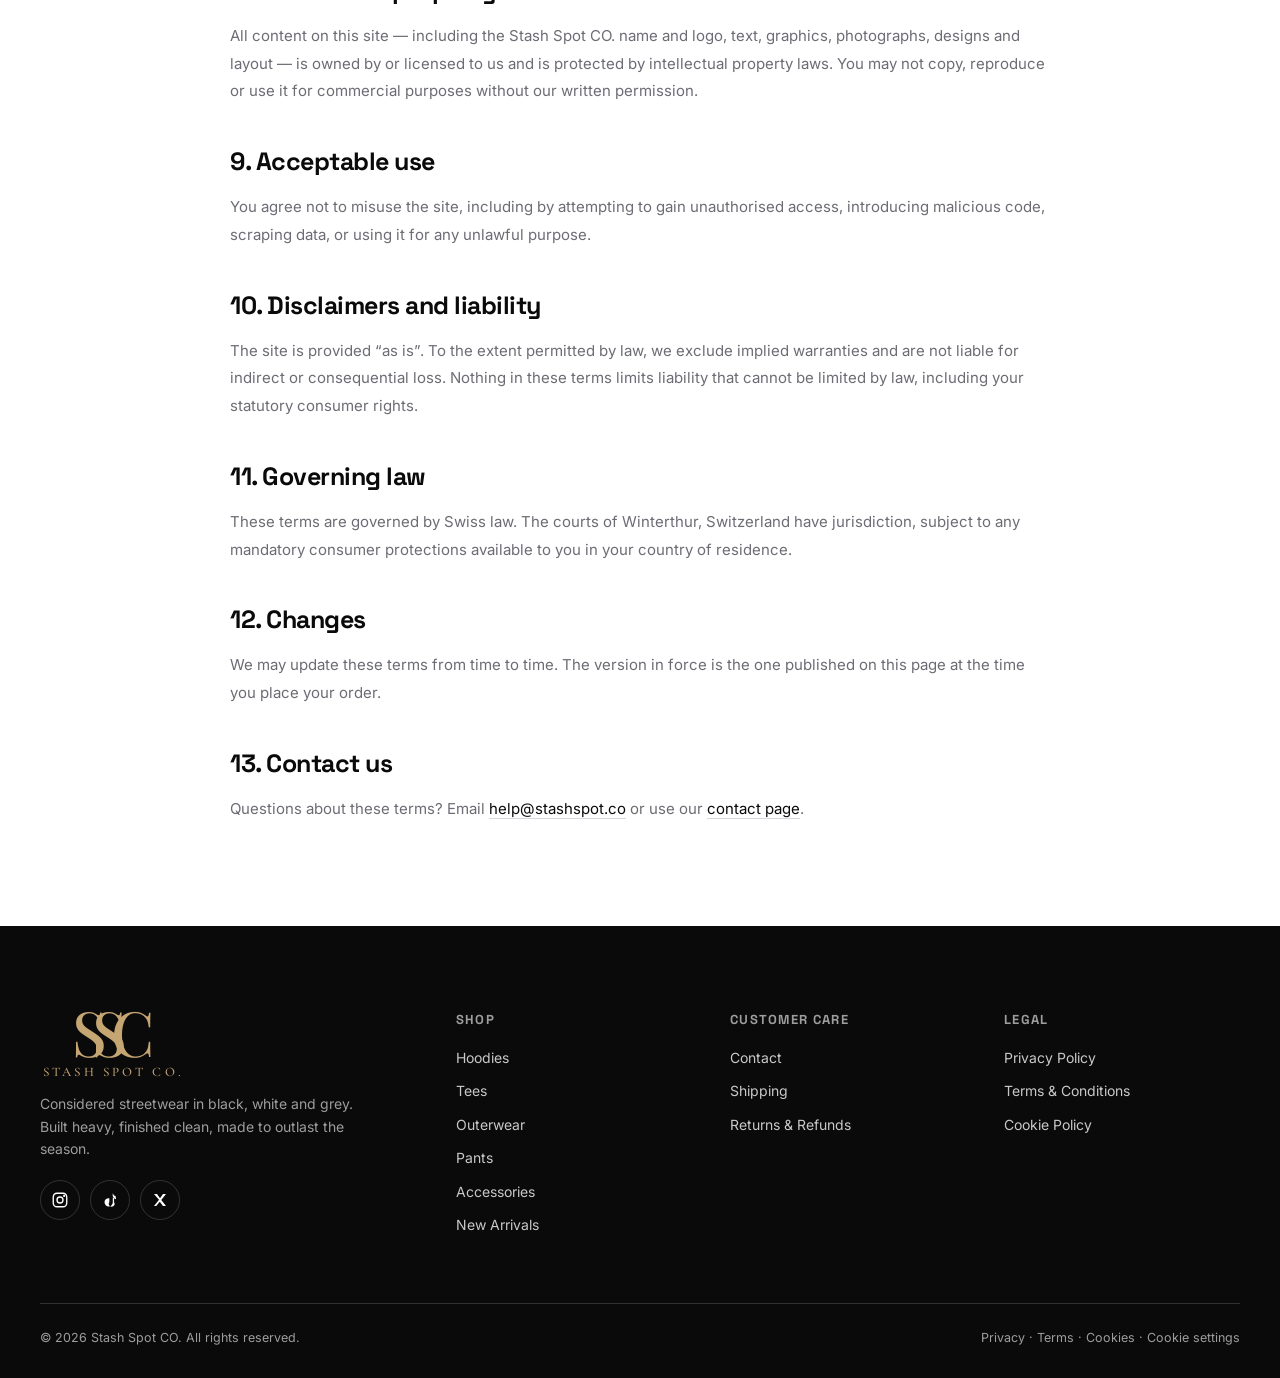
<file: terms.html>
<!DOCTYPE html>
<html lang="en">
<head>
  <meta charset="UTF-8">
  <meta name="viewport" content="width=device-width, initial-scale=1">
  <title>Terms &amp; Conditions — Stash Spot CO.</title>
  <meta name="description" content="The terms that govern your use of Stash Spot CO. and purchases from our store.">
  <link rel="preconnect" href="https://fonts.googleapis.com">
  <link rel="preconnect" href="https://fonts.gstatic.com" crossorigin>
  <link href="https://fonts.googleapis.com/css2?family=Inter:wght@400;500;600;700;800&family=Space+Grotesk:wght@500;600;700&display=swap" rel="stylesheet">
  <link rel="stylesheet" href="assets/styles.css">
  <noscript><style>body{opacity:1!important}</style></noscript>
</head>
<body data-page="legal">
  <header id="site-header"></header>

  <main class="wrap">
    <div class="legal">
      <header class="legal-head">
        <nav class="breadcrumbs"><a href="index.html">Home</a> / Terms &amp; Conditions</nav>
        <h1>Terms &amp; Conditions</h1>
        <p class="updated">Last updated: 20 June 2026</p>
      </header>

      <p>These Terms &amp; Conditions govern your access to and use of the <strong>Stash Spot CO.</strong> website and any purchase you make from us. By using the site or placing an order, you agree to these terms. Please read them carefully.</p>

      <h2>1. About us</h2>
      <p>The store is operated by Stash Spot CO., Im Feldtal 5, 8408 Winterthur, Switzerland. You can reach us at <a href="mailto:help@stashspot.co">help@stashspot.co</a>.</p>

      <h2>2. Eligibility and accounts</h2>
      <p>You must be at least 18 years old, or have the consent of a parent or guardian, to place an order. If you create an account, you are responsible for keeping your login details confidential and for all activity under your account. Please give accurate, current information.</p>

      <h2>3. Products and availability</h2>
      <p>We try to display our products and colours as accurately as possible, but actual colours may vary depending on your screen. All items are subject to availability, and we may limit quantities or discontinue products at any time.</p>

      <h2>4. Pricing</h2>
      <p>Prices are shown in Swiss francs (CHF) and include applicable VAT unless stated otherwise. Shipping costs are added at checkout. While we work to keep pricing accurate, errors can occur; if we discover an error in the price of items you ordered, we will let you know and give you the option to confirm at the correct price or cancel.</p>

      <h2>5. Orders and contract formation</h2>
      <p>Your order is an offer to buy. After you place it, you will receive an acknowledgement email; this confirms we received your order but does not form a contract. A binding contract is formed only when we send confirmation that your order has been dispatched. We may decline or cancel an order — for example if an item is out of stock, payment is not authorised, or we suspect fraud — and will refund any amount already paid.</p>

      <h2>6. Payment</h2>
      <p>Payment is taken through our payment provider using the methods shown at checkout. By submitting payment details you confirm that you are authorised to use the chosen payment method.</p>

      <h2>7. Shipping, returns and refunds</h2>
      <p>Delivery is covered by our <a href="shipping.html">Shipping Policy</a>, and returns and refunds by our <a href="returns.html">Returns &amp; Refunds Policy</a>. These policies form part of these terms.</p>

      <h2>8. Intellectual property</h2>
      <p>All content on this site — including the Stash Spot CO. name and logo, text, graphics, photographs, designs and layout — is owned by or licensed to us and is protected by intellectual property laws. You may not copy, reproduce or use it for commercial purposes without our written permission.</p>

      <h2>9. Acceptable use</h2>
      <p>You agree not to misuse the site, including by attempting to gain unauthorised access, introducing malicious code, scraping data, or using it for any unlawful purpose.</p>

      <h2>10. Disclaimers and liability</h2>
      <p>The site is provided “as is”. To the extent permitted by law, we exclude implied warranties and are not liable for indirect or consequential loss. Nothing in these terms limits liability that cannot be limited by law, including your statutory consumer rights.</p>

      <h2>11. Governing law</h2>
      <p>These terms are governed by Swiss law. The courts of Winterthur, Switzerland have jurisdiction, subject to any mandatory consumer protections available to you in your country of residence.</p>

      <h2>12. Changes</h2>
      <p>We may update these terms from time to time. The version in force is the one published on this page at the time you place your order.</p>

      <h2>13. Contact us</h2>
      <p>Questions about these terms? Email <a href="mailto:help@stashspot.co">help@stashspot.co</a> or use our <a href="contact.html">contact page</a>.</p>
    </div>
  </main>

  <footer id="site-footer"></footer>
  <script src="assets/app.js" defer></script>
</body>
</html>
</file>
<file: assets/styles.css>
@import url("../styles.css");
</file>
